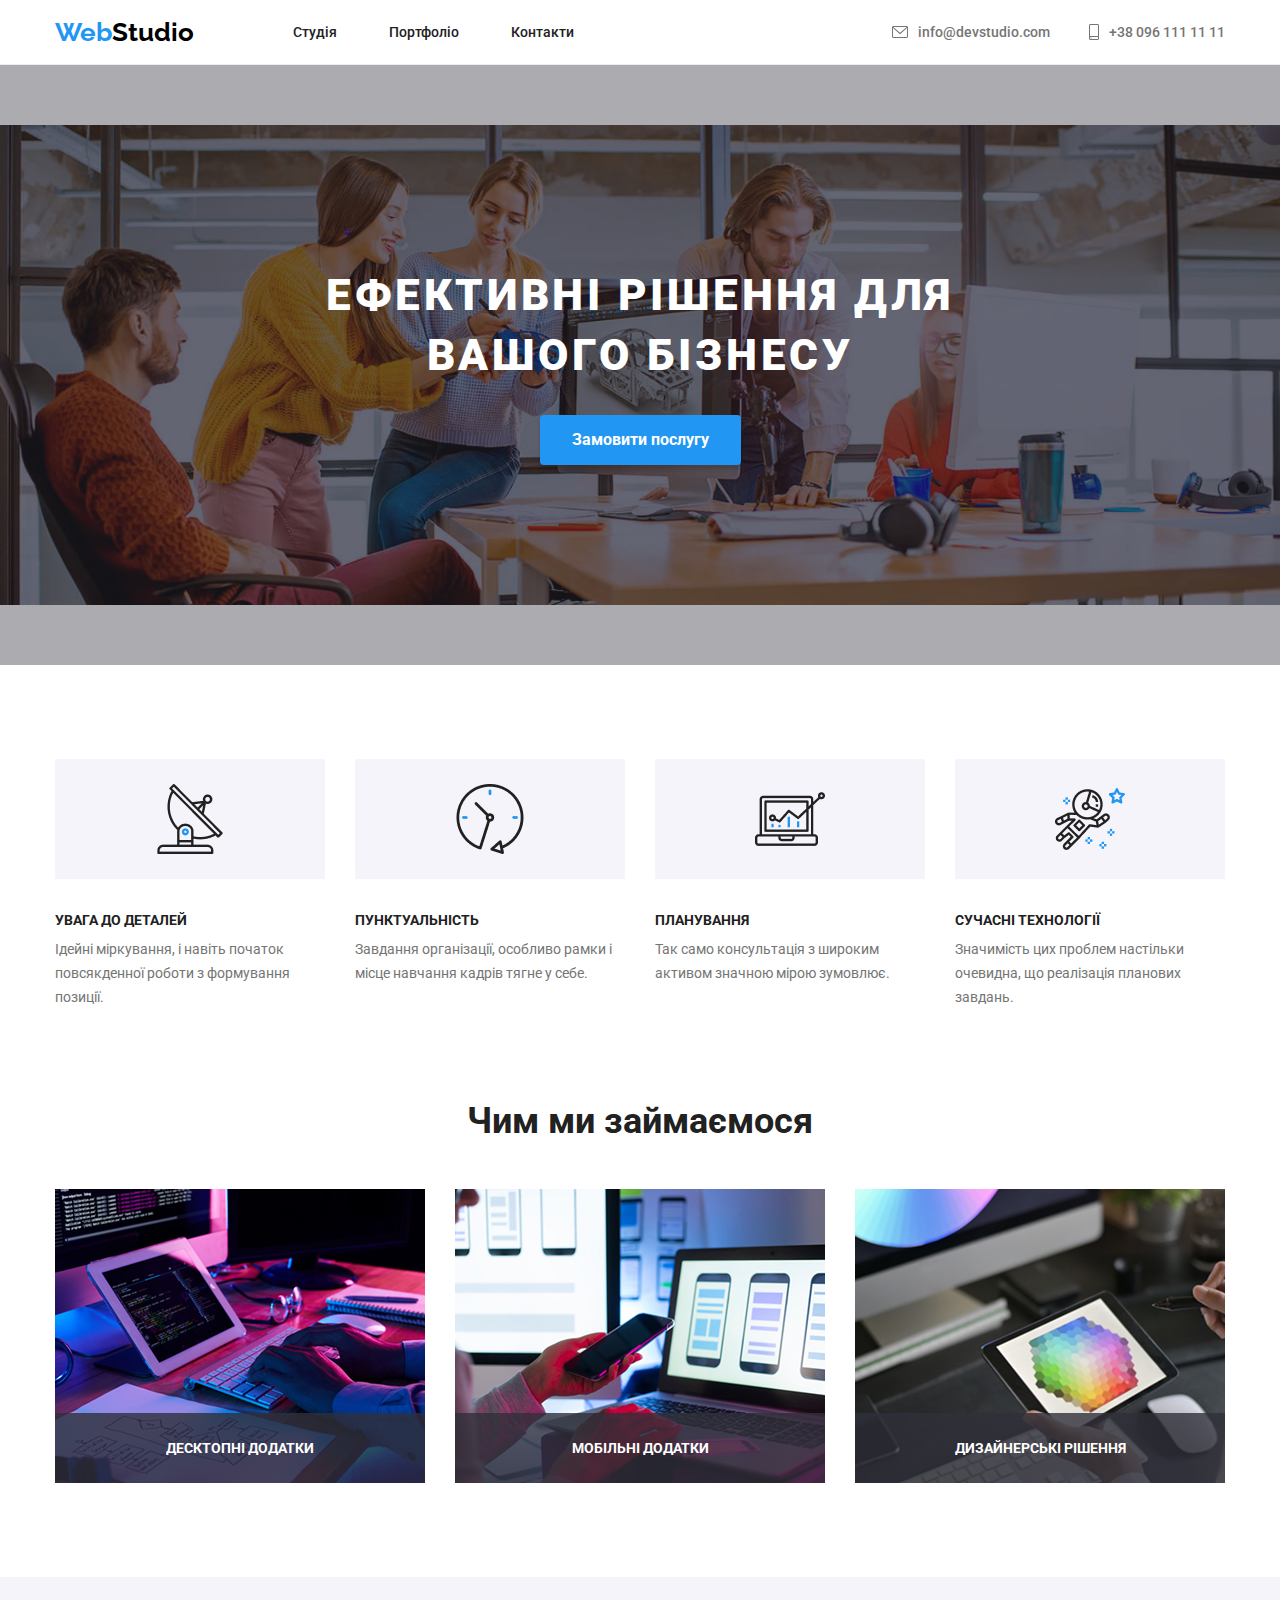
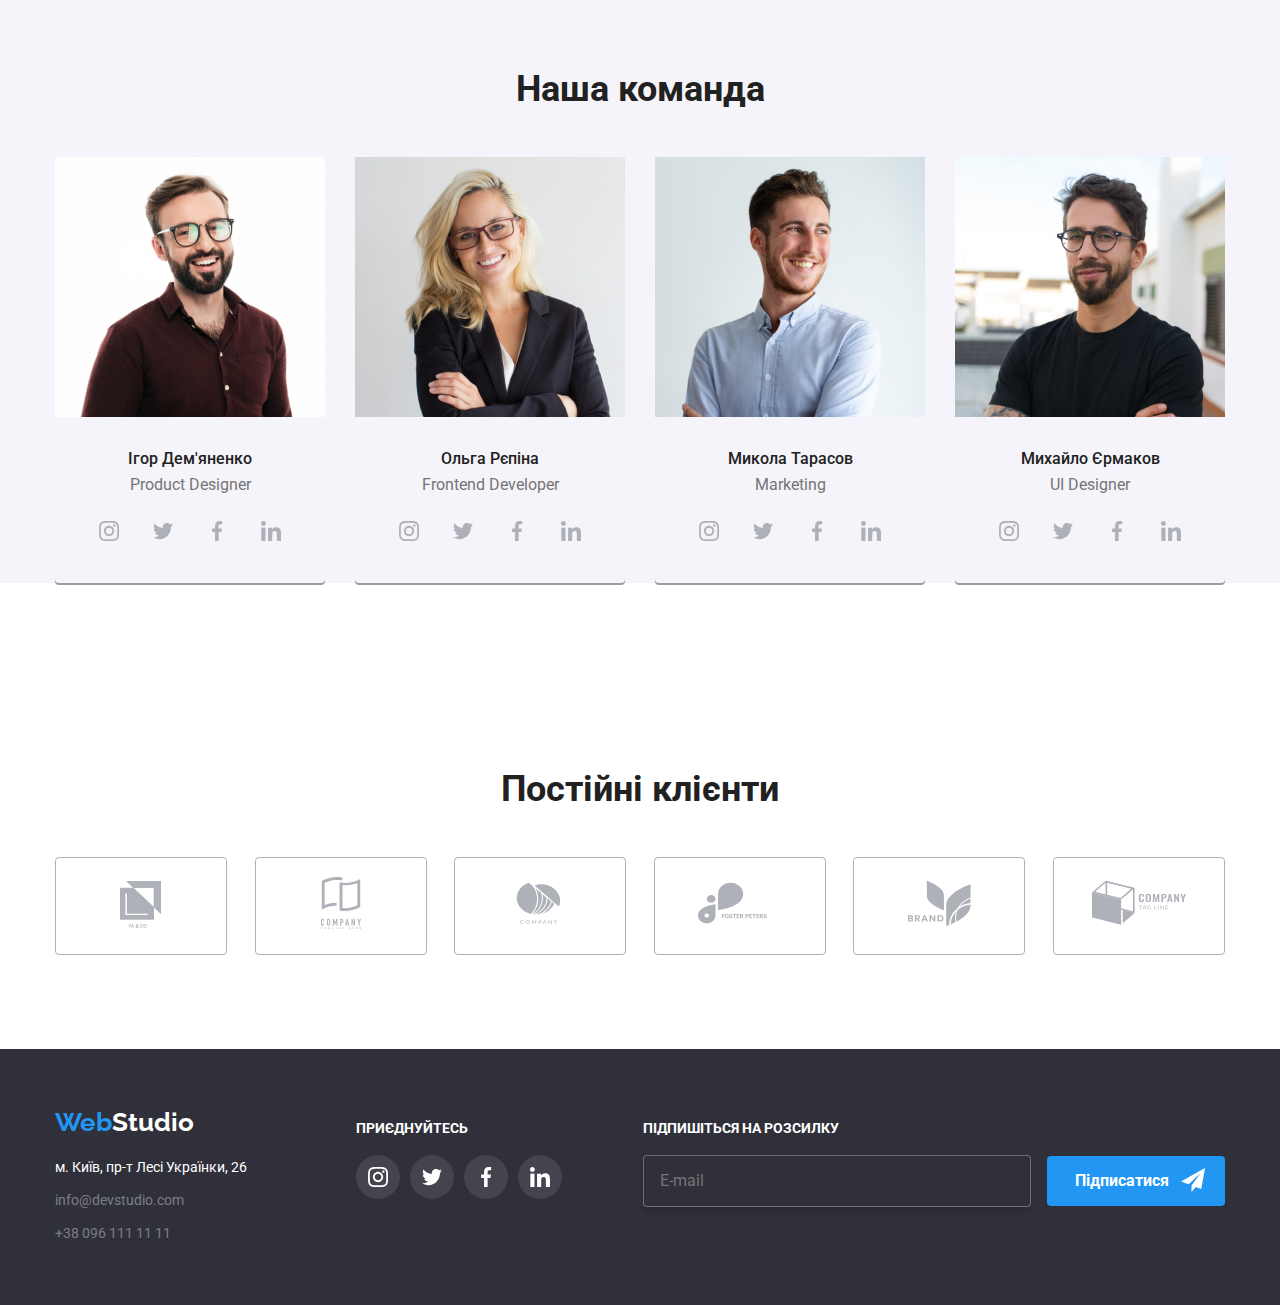
<file: index.html>
<!DOCTYPE html>
<html lang="en">
<head>
    <meta charset="UTF-8">
    <meta name="viewport" content="width=device-width, initial-scale=1.0">
    <title>WebStudio</title>
    <link rel="stylesheet" href="style.css">
</head>
<body>
    <header class="header">
        <div class="header_container">
            <div class="header_container_navigation">
                <h3 class="header_container_navigation--logo"><span>Web</span>Studio</h3>
                <nav class="header_container_navigation_nav">
                    <a href="index.html">Студія</a>
                    <a href="sec.html">Портфоліо</a>
                    <a href="#">Контакти</a>
                </nav>
            </div>
            <div class="header_container_pn">
                <a class="header_container_pn--link" href="#">
                    <svg class="link--svg" fill="#757575" width="16" height="12" viewBox="0 0 16 12" xmlns="http://www.w3.org/2000/svg">
                        <path d="M14.5 0H1.50001C0.672854 0 0 0.672853 0 1.50001V10.5C0 11.3271 0.672854 12 1.50001 12H14.5C15.3271 12 16 11.3271 16 10.5V1.50001C16 0.672853 15.3271 0 14.5 0ZM14.5 0.999994C14.5679 0.999994 14.6325 1.01409 14.6916 1.0387L8 6.83838L1.30833 1.0387C1.36742 1.01412 1.43204 0.999994 1.49998 0.999994H14.5ZM14.5 11H1.50001C1.22414 11 0.999996 10.7759 0.999996 10.5V2.09521L7.67236 7.87792C7.76661 7.95944 7.8833 7.99999 8 7.99999C8.1167 7.99999 8.23339 7.95948 8.32764 7.87792L15 2.09521V10.5C15 10.7759 14.7759 11 14.5 11Z"/>
                    </svg>
                    info@devstudio.com
                </a>
                <a class="header_container_pn--link" href="#">
                    <svg class="link--svg" fill="#757575" width="10" height="16" viewBox="0 0 10 16" xmlns="http://www.w3.org/2000/svg">
                        <path d="M8.5 0H1.5C0.672848 0 0 0.672848 0 1.5V14.5C0 15.3272 0.672848 16 1.5 16H8.5C9.32715 16 10 15.3272 10 14.5V1.5C10 0.672848 9.32715 0 8.5 0ZM1.5 1H8.5C8.77588 1 9 1.22412 9 1.5V12H1V1.5C1 1.22412 1.22412 1 1.5 1ZM8.5 15H1.5C1.22412 15 1 14.7759 1 14.5V13H9V14.5C9 14.7759 8.77588 15 8.5 15Z"/>
                        <path d="M2.35355 13.7389C2.54882 13.9213 2.54882 14.2169 2.35355 14.3992C2.15828 14.5816 1.84172 14.5816 1.64645 14.3992C1.45118 14.2169 1.45118 13.9213 1.64645 13.7389C1.84172 13.5566 2.15828 13.5566 2.35355 13.7389Z"/>
                    </svg>
                    +38 096 111 11 11
                </a>
            </div>
        </div>
    </header>
    <main>
        <section class="sol">
            <div class="bgclr">
                <div class="sol_container">
                    <h1 class="sol_container--title">
                        Ефективні рішення для 
                        вашого бізнесу
                    </h1>
                    <button class="sol_container--btn">
                        Замовити послугу
                    </button>
                </div>
            </div>
        </section>
        <section class="spec">
            <div class="spec_container">
                <div class="spec_container_card">
                    <img class="spec_container_card--img" src="imgs/antenna 1.png" alt="antena">
                    <h5 class="spec_container_card--title">УВАГА ДО ДЕТАЛЕЙ</h5>
                    <p class="spec_container_card--txt">Ідейні міркування, і навіть початок 
                        повсякденної роботи з формування 
                        позиції.</p>
                </div>
                <div class="spec_container_card">
                    <img class="spec_container_card--img" src="imgs/clock 1.png" alt="antena">
                    <h5 class="spec_container_card--title">ПУНКТУАЛЬНІСТЬ</h5>
                    <p class="spec_container_card--txt">Завдання організації, особливо рамки 
                        і місце навчання кадрів тягне у себе.</p>
                </div>
                <div class="spec_container_card">
                    <img class="spec_container_card--img" src="imgs/diagram 1.png" alt="antena">
                    <h5 class="spec_container_card--title">ПЛАНУВАННЯ</h5>
                    <p class="spec_container_card--txt">Так само консультація з широким 
                        активом значною мірою зумовлює.</p>
                </div>
                <div class="spec_container_card">
                    <img class="spec_container_card--img" src="imgs/astronaut 1.png" alt="antena">
                    <h5 class="spec_container_card--title">СУЧАСНІ ТЕХНОЛОГІЇ</h5>
                    <p class="spec_container_card--txt">Значимість цих проблем настільки 
                        очевидна, що реалізація планових 
                        завдань.</p>
                </div>
            </div>
        </section>

        <section class="wwd">
            <div class="wwd_container">
                <h2 class="wwd_container--title">Чим ми займаємося</h2>
                <div class="wwd_container_cards">
                    <div class="sup">
                        <img src="imgs/img1.png" alt="img1">
                        <div class="sup_abs">
                            <h4 class="sup_abs--title">Десктопні додатки</h4>
                        </div>
                    </div>
                    <div class="sup">
                        <img src="imgs/img2.png" alt="img2">
                        <div class="sup_abs">
                            <h4 class="sup_abs--title">Мобільні додатки</h4>
                        </div>
                    </div>
                    <div class="sup">
                        <img src="imgs/img3.png" alt="img3">
                        <div class="sup_abs">
                            <h4 class="sup_abs--title">Дизайнерські рішення</h4>
                        </div>
                    </div>
                </div>
            </div>
        </section>

        <section class="ourTeam">
            <h2 class="ourTeam--title">Наша команда</h2>
            <div class="ourTeam_container">
                <div class="ourTeam_container_card">
                    <img class="ourTeam_container_card--img" src="imgs/ourteam1.jpg" alt="Igor Demyanenko">
                    <h5 class="ourTeam_container_card--title">Ігор Дем'яненко</h5>
                    <p class="ourTeam_container_card--txt">Product Designer</p>
                    <div class="ourTeam_container_card_imgs">
                        <div class="ourTeam_container_card_imgs_svg">  
                            <svg width="20" height="20" viewBox="0 0 20 20" fill="#AFB1B8" xmlns="http://www.w3.org/2000/svg">
                                <g clip-path="url(#clip0_11_3147)">
                                <path d="M19.9804 5.88005C19.9336 4.81738 19.7617 4.0868 19.5156 3.45374C19.2616 2.78176 18.8709 2.18014 18.359 1.68002C17.8589 1.1721 17.2533 0.777435 16.5891 0.527447C15.9524 0.281274 15.2256 0.109427 14.163 0.0625732C13.0924 0.0117516 12.7525 0 10.0371 0C7.32173 0 6.98185 0.0117516 5.91521 0.0586052C4.85253 0.105459 4.12195 0.277459 3.48904 0.523479C2.81692 0.777435 2.2153 1.16814 1.71517 1.68002C1.20726 2.18014 0.812743 2.78573 0.562603 3.44992C0.31643 4.0868 0.144583 4.81341 0.0977294 5.87609C0.0469078 6.9467 0.0351562 7.28658 0.0351562 10.002C0.0351562 12.7173 0.0469078 13.0572 0.0937614 14.1239C0.140615 15.1865 0.312615 15.9171 0.558787 16.5502C0.812743 17.2221 1.20726 17.8238 1.71517 18.3239C2.2153 18.8318 2.82088 19.2265 3.48508 19.4765C4.12195 19.7226 4.84856 19.8945 5.91139 19.9413C6.97788 19.9883 7.31791 19.9999 10.0333 19.9999C12.7487 19.9999 13.0885 19.9883 14.1552 19.9413C15.2179 19.8945 15.9484 19.7226 16.5813 19.4765C17.9254 18.9568 18.9881 17.8941 19.5078 16.5502C19.7538 15.9133 19.9258 15.1865 19.9727 14.1239C20.0195 13.0572 20.0313 12.7173 20.0313 10.002C20.0313 7.28658 20.0273 6.9467 19.9804 5.88005ZM18.1794 14.0457C18.1364 15.0225 17.9723 15.5499 17.8356 15.9015C17.4995 16.7728 16.808 17.4643 15.9367 17.8004C15.5851 17.9372 15.0538 18.1012 14.0809 18.1441C13.026 18.1911 12.7096 18.2027 10.0411 18.2027C7.37255 18.2027 7.05221 18.1911 6.00113 18.1441C5.02438 18.1012 4.49693 17.9372 4.1453 17.8004C3.71171 17.6402 3.31704 17.3862 2.9967 17.0541C2.6646 16.7298 2.41065 16.3391 2.2504 15.9055C2.11365 15.5539 1.94959 15.0225 1.90671 14.0497C1.8597 12.9948 1.8481 12.6783 1.8481 10.0097C1.8481 7.34122 1.8597 7.02087 1.90671 5.96995C1.94959 4.99319 2.11365 4.46575 2.2504 4.11412C2.41065 3.68038 2.6646 3.28586 3.00067 2.96536C3.32483 2.63327 3.71553 2.37931 4.14927 2.21921C4.5009 2.08247 5.03231 1.9184 6.0051 1.87537C7.05999 1.82851 7.37652 1.81676 10.0449 1.81676C12.7174 1.81676 13.0337 1.82851 14.0848 1.87537C15.0616 1.9184 15.589 2.08247 15.9407 2.21921C16.3742 2.37931 16.7689 2.63327 17.0893 2.96536C17.4213 3.28967 17.6753 3.68038 17.8356 4.11412C17.9723 4.46575 18.1364 4.99701 18.1794 5.96995C18.2263 7.02484 18.238 7.34122 18.238 10.0097C18.238 12.6783 18.2263 12.9908 18.1794 14.0457Z"/>
                                <path d="M10.0371 4.8642C7.20074 4.8642 4.89941 7.16537 4.89941 10.0019C4.89941 12.8385 7.20074 15.1396 10.0371 15.1396C12.8737 15.1396 15.1749 12.8385 15.1749 10.0019C15.1749 7.16537 12.8737 4.8642 10.0371 4.8642ZM10.0371 13.3346C8.19702 13.3346 6.70442 11.8422 6.70442 10.0019C6.70442 8.16165 8.19702 6.66921 10.0371 6.66921C11.8774 6.66921 13.3698 8.16165 13.3698 10.0019C13.3698 11.8422 11.8774 13.3346 10.0371 13.3346Z"/>
                                <path d="M16.5775 4.6611C16.5775 5.32346 16.0404 5.86052 15.3779 5.86052C14.7155 5.86052 14.1785 5.32346 14.1785 4.6611C14.1785 3.99858 14.7155 3.46167 15.3779 3.46167C16.0404 3.46167 16.5775 3.99858 16.5775 4.6611Z"/>
                                </g>
                                <defs>
                                <clipPath id="clip0_11_3147">
                                <rect width="20" height="20" fill="white"/>
                                </clipPath>
                                </defs>
                            </svg>
                        </div>
                        <div class="ourTeam_container_card_imgs_svg">
                            <svg width="20" height="20" viewBox="0 0 20 20" fill="#AFB1B8" xmlns="http://www.w3.org/2000/svg">
                                <g clip-path="url(#clip0_11_3141)">
                                <path d="M20 3.79875C19.2563 4.125 18.4637 4.34125 17.6375 4.44625C18.4875 3.93875 19.1363 3.14125 19.4412 2.18C18.6488 2.6525 17.7738 2.98625 16.8412 3.1725C16.0887 2.37125 15.0162 1.875 13.8462 1.875C11.5763 1.875 9.74875 3.7175 9.74875 5.97625C9.74875 6.30125 9.77625 6.61375 9.84375 6.91125C6.435 6.745 3.41875 5.11125 1.3925 2.6225C1.03875 3.23625 0.83125 3.93875 0.83125 4.695C0.83125 6.115 1.5625 7.37375 2.6525 8.1025C1.99375 8.09 1.3475 7.89875 0.8 7.5975C0.8 7.61 0.8 7.62625 0.8 7.6425C0.8 9.635 2.22125 11.29 4.085 11.6712C3.75125 11.7625 3.3875 11.8062 3.01 11.8062C2.7475 11.8062 2.4825 11.7913 2.23375 11.7362C2.765 13.36 4.2725 14.5538 6.065 14.5925C4.67 15.6838 2.89875 16.3412 0.98125 16.3412C0.645 16.3412 0.3225 16.3263 0 16.285C1.81625 17.4563 3.96875 18.125 6.29 18.125C13.835 18.125 17.96 11.875 17.96 6.4575C17.96 6.27625 17.9538 6.10125 17.945 5.9275C18.7588 5.35 19.4425 4.62875 20 3.79875Z"/>
                                </g>
                                <defs>
                                <clipPath id="clip0_11_3141">
                                <rect width="20" height="20" fill="white"/>
                                </clipPath>
                                </defs>
                            </svg>
                        </div>
                        <div class="ourTeam_container_card_imgs_svg">
                            <svg width="20" height="20" viewBox="0 0 20 20" fill="#AFB1B8" xmlns="http://www.w3.org/2000/svg">
                                <g clip-path="url(#clip0_11_3137)">
                                <path d="M13.3309 3.32083H15.1567V0.140833C14.8417 0.0975 13.7584 0 12.4967 0C9.86422 0 8.06088 1.65583 8.06088 4.69917V7.5H5.15588V11.055H8.06088V20H11.6226V11.0558H14.4101L14.8526 7.50083H11.6217V5.05167C11.6226 4.02417 11.8992 3.32083 13.3309 3.32083Z"/>
                                </g>
                                <defs>
                                <clipPath id="clip0_11_3137">
                                <rect width="20" height="20" fill="white"/>
                                </clipPath>
                                </defs>
                            </svg>
                        </div>
                        <div class="ourTeam_container_card_imgs_svg">
                            <svg width="20" height="20" viewBox="0 0 20 20" fill="#AFB1B8" xmlns="http://www.w3.org/2000/svg">
                                <g clip-path="url(#clip0_11_3131)">
                                <path d="M19.9951 20V19.9992H20.0001V12.6642C20.0001 9.07587 19.2276 6.31171 15.0326 6.31171C13.0159 6.31171 11.6626 7.41837 11.1101 8.46754H11.0517V6.64671H7.07422V19.9992H11.2159V13.3875C11.2159 11.6467 11.5459 9.96337 13.7017 9.96337C15.8259 9.96337 15.8576 11.95 15.8576 13.4992V20H19.9951Z"/>
                                <path d="M0.329956 6.64746H4.47662V20H0.329956V6.64746Z"/>
                                <path d="M2.40167 0C1.07583 0 0 1.07583 0 2.40167C0 3.7275 1.07583 4.82583 2.40167 4.82583C3.7275 4.82583 4.80333 3.7275 4.80333 2.40167C4.8025 1.07583 3.72667 0 2.40167 0V0Z"/>
                                </g>
                                <defs>
                                <clipPath id="clip0_11_3131">
                                <rect width="20" height="20" fill="white"/>
                                </clipPath>
                                </defs>
                            </svg>
                        </div>
                    </div>
                </div>

                <div class="ourTeam_container_card">
                    <img class="ourTeam_container_card--img" src="imgs/olga.jpg" alt="Igor Demyanenko">
                    <h5 class="ourTeam_container_card--title">Ольга Рєпіна</h5>
                    <p class="ourTeam_container_card--txt">Frontend Developer</p>
                    <div class="ourTeam_container_card_imgs">
                        <div class="ourTeam_container_card_imgs_svg">
                            <svg width="20" height="20" viewBox="0 0 20 20" fill="#AFB1B8" xmlns="http://www.w3.org/2000/svg">
                                <g clip-path="url(#clip0_11_3147)">
                                <path d="M19.9804 5.88005C19.9336 4.81738 19.7617 4.0868 19.5156 3.45374C19.2616 2.78176 18.8709 2.18014 18.359 1.68002C17.8589 1.1721 17.2533 0.777435 16.5891 0.527447C15.9524 0.281274 15.2256 0.109427 14.163 0.0625732C13.0924 0.0117516 12.7525 0 10.0371 0C7.32173 0 6.98185 0.0117516 5.91521 0.0586052C4.85253 0.105459 4.12195 0.277459 3.48904 0.523479C2.81692 0.777435 2.2153 1.16814 1.71517 1.68002C1.20726 2.18014 0.812743 2.78573 0.562603 3.44992C0.31643 4.0868 0.144583 4.81341 0.0977294 5.87609C0.0469078 6.9467 0.0351562 7.28658 0.0351562 10.002C0.0351562 12.7173 0.0469078 13.0572 0.0937614 14.1239C0.140615 15.1865 0.312615 15.9171 0.558787 16.5502C0.812743 17.2221 1.20726 17.8238 1.71517 18.3239C2.2153 18.8318 2.82088 19.2265 3.48508 19.4765C4.12195 19.7226 4.84856 19.8945 5.91139 19.9413C6.97788 19.9883 7.31791 19.9999 10.0333 19.9999C12.7487 19.9999 13.0885 19.9883 14.1552 19.9413C15.2179 19.8945 15.9484 19.7226 16.5813 19.4765C17.9254 18.9568 18.9881 17.8941 19.5078 16.5502C19.7538 15.9133 19.9258 15.1865 19.9727 14.1239C20.0195 13.0572 20.0313 12.7173 20.0313 10.002C20.0313 7.28658 20.0273 6.9467 19.9804 5.88005ZM18.1794 14.0457C18.1364 15.0225 17.9723 15.5499 17.8356 15.9015C17.4995 16.7728 16.808 17.4643 15.9367 17.8004C15.5851 17.9372 15.0538 18.1012 14.0809 18.1441C13.026 18.1911 12.7096 18.2027 10.0411 18.2027C7.37255 18.2027 7.05221 18.1911 6.00113 18.1441C5.02438 18.1012 4.49693 17.9372 4.1453 17.8004C3.71171 17.6402 3.31704 17.3862 2.9967 17.0541C2.6646 16.7298 2.41065 16.3391 2.2504 15.9055C2.11365 15.5539 1.94959 15.0225 1.90671 14.0497C1.8597 12.9948 1.8481 12.6783 1.8481 10.0097C1.8481 7.34122 1.8597 7.02087 1.90671 5.96995C1.94959 4.99319 2.11365 4.46575 2.2504 4.11412C2.41065 3.68038 2.6646 3.28586 3.00067 2.96536C3.32483 2.63327 3.71553 2.37931 4.14927 2.21921C4.5009 2.08247 5.03231 1.9184 6.0051 1.87537C7.05999 1.82851 7.37652 1.81676 10.0449 1.81676C12.7174 1.81676 13.0337 1.82851 14.0848 1.87537C15.0616 1.9184 15.589 2.08247 15.9407 2.21921C16.3742 2.37931 16.7689 2.63327 17.0893 2.96536C17.4213 3.28967 17.6753 3.68038 17.8356 4.11412C17.9723 4.46575 18.1364 4.99701 18.1794 5.96995C18.2263 7.02484 18.238 7.34122 18.238 10.0097C18.238 12.6783 18.2263 12.9908 18.1794 14.0457Z"/>
                                <path d="M10.0371 4.8642C7.20074 4.8642 4.89941 7.16537 4.89941 10.0019C4.89941 12.8385 7.20074 15.1396 10.0371 15.1396C12.8737 15.1396 15.1749 12.8385 15.1749 10.0019C15.1749 7.16537 12.8737 4.8642 10.0371 4.8642ZM10.0371 13.3346C8.19702 13.3346 6.70442 11.8422 6.70442 10.0019C6.70442 8.16165 8.19702 6.66921 10.0371 6.66921C11.8774 6.66921 13.3698 8.16165 13.3698 10.0019C13.3698 11.8422 11.8774 13.3346 10.0371 13.3346Z"/>
                                <path d="M16.5775 4.6611C16.5775 5.32346 16.0404 5.86052 15.3779 5.86052C14.7155 5.86052 14.1785 5.32346 14.1785 4.6611C14.1785 3.99858 14.7155 3.46167 15.3779 3.46167C16.0404 3.46167 16.5775 3.99858 16.5775 4.6611Z"/>
                                </g>
                                <defs>
                                <clipPath id="clip0_11_3147">
                                <rect width="20" height="20" fill="white"/>
                                </clipPath>
                                </defs>
                            </svg>
                        </div>
                        <div class="ourTeam_container_card_imgs_svg">
                            <svg width="20" height="20" viewBox="0 0 20 20" fill="#AFB1B8" xmlns="http://www.w3.org/2000/svg">
                                <g clip-path="url(#clip0_11_3141)">
                                <path d="M20 3.79875C19.2563 4.125 18.4637 4.34125 17.6375 4.44625C18.4875 3.93875 19.1363 3.14125 19.4412 2.18C18.6488 2.6525 17.7738 2.98625 16.8412 3.1725C16.0887 2.37125 15.0162 1.875 13.8462 1.875C11.5763 1.875 9.74875 3.7175 9.74875 5.97625C9.74875 6.30125 9.77625 6.61375 9.84375 6.91125C6.435 6.745 3.41875 5.11125 1.3925 2.6225C1.03875 3.23625 0.83125 3.93875 0.83125 4.695C0.83125 6.115 1.5625 7.37375 2.6525 8.1025C1.99375 8.09 1.3475 7.89875 0.8 7.5975C0.8 7.61 0.8 7.62625 0.8 7.6425C0.8 9.635 2.22125 11.29 4.085 11.6712C3.75125 11.7625 3.3875 11.8062 3.01 11.8062C2.7475 11.8062 2.4825 11.7913 2.23375 11.7362C2.765 13.36 4.2725 14.5538 6.065 14.5925C4.67 15.6838 2.89875 16.3412 0.98125 16.3412C0.645 16.3412 0.3225 16.3263 0 16.285C1.81625 17.4563 3.96875 18.125 6.29 18.125C13.835 18.125 17.96 11.875 17.96 6.4575C17.96 6.27625 17.9538 6.10125 17.945 5.9275C18.7588 5.35 19.4425 4.62875 20 3.79875Z"/>
                                </g>
                                <defs>
                                <clipPath id="clip0_11_3141">
                                <rect width="20" height="20" fill="white"/>
                                </clipPath>
                                </defs>
                            </svg>
                        </div>
                        <div class="ourTeam_container_card_imgs_svg">
                            <svg width="20" height="20" viewBox="0 0 20 20" fill="#AFB1B8" xmlns="http://www.w3.org/2000/svg">
                                <g clip-path="url(#clip0_11_3137)">
                                <path d="M13.3309 3.32083H15.1567V0.140833C14.8417 0.0975 13.7584 0 12.4967 0C9.86422 0 8.06088 1.65583 8.06088 4.69917V7.5H5.15588V11.055H8.06088V20H11.6226V11.0558H14.4101L14.8526 7.50083H11.6217V5.05167C11.6226 4.02417 11.8992 3.32083 13.3309 3.32083Z"/>
                                </g>
                                <defs>
                                <clipPath id="clip0_11_3137">
                                <rect width="20" height="20" fill="white"/>
                                </clipPath>
                                </defs>
                            </svg>
                        </div>
                        <div class="ourTeam_container_card_imgs_svg">
                            <svg width="20" height="20" viewBox="0 0 20 20" fill="#AFB1B8" xmlns="http://www.w3.org/2000/svg">
                                <g clip-path="url(#clip0_11_3131)">
                                <path d="M19.9951 20V19.9992H20.0001V12.6642C20.0001 9.07587 19.2276 6.31171 15.0326 6.31171C13.0159 6.31171 11.6626 7.41837 11.1101 8.46754H11.0517V6.64671H7.07422V19.9992H11.2159V13.3875C11.2159 11.6467 11.5459 9.96337 13.7017 9.96337C15.8259 9.96337 15.8576 11.95 15.8576 13.4992V20H19.9951Z"/>
                                <path d="M0.329956 6.64746H4.47662V20H0.329956V6.64746Z"/>
                                <path d="M2.40167 0C1.07583 0 0 1.07583 0 2.40167C0 3.7275 1.07583 4.82583 2.40167 4.82583C3.7275 4.82583 4.80333 3.7275 4.80333 2.40167C4.8025 1.07583 3.72667 0 2.40167 0V0Z"/>
                                </g>
                                <defs>
                                <clipPath id="clip0_11_3131">
                                <rect width="20" height="20" fill="white"/>
                                </clipPath>
                                </defs>
                            </svg>
                        </div>
                    </div>
                </div>

                <div class="ourTeam_container_card">
                    <img class="ourTeam_container_card--img" src="imgs/mikola.jpg" alt="Igor Demyanenko">
                    <h5 class="ourTeam_container_card--title">Микола Тарасов</h5>
                    <p class="ourTeam_container_card--txt">Marketing</p>
                    <div class="ourTeam_container_card_imgs">
                        <div class="ourTeam_container_card_imgs_svg">
                            <svg width="20" height="20" viewBox="0 0 20 20" fill="#AFB1B8" xmlns="http://www.w3.org/2000/svg">
                                <g clip-path="url(#clip0_11_3147)">
                                <path d="M19.9804 5.88005C19.9336 4.81738 19.7617 4.0868 19.5156 3.45374C19.2616 2.78176 18.8709 2.18014 18.359 1.68002C17.8589 1.1721 17.2533 0.777435 16.5891 0.527447C15.9524 0.281274 15.2256 0.109427 14.163 0.0625732C13.0924 0.0117516 12.7525 0 10.0371 0C7.32173 0 6.98185 0.0117516 5.91521 0.0586052C4.85253 0.105459 4.12195 0.277459 3.48904 0.523479C2.81692 0.777435 2.2153 1.16814 1.71517 1.68002C1.20726 2.18014 0.812743 2.78573 0.562603 3.44992C0.31643 4.0868 0.144583 4.81341 0.0977294 5.87609C0.0469078 6.9467 0.0351562 7.28658 0.0351562 10.002C0.0351562 12.7173 0.0469078 13.0572 0.0937614 14.1239C0.140615 15.1865 0.312615 15.9171 0.558787 16.5502C0.812743 17.2221 1.20726 17.8238 1.71517 18.3239C2.2153 18.8318 2.82088 19.2265 3.48508 19.4765C4.12195 19.7226 4.84856 19.8945 5.91139 19.9413C6.97788 19.9883 7.31791 19.9999 10.0333 19.9999C12.7487 19.9999 13.0885 19.9883 14.1552 19.9413C15.2179 19.8945 15.9484 19.7226 16.5813 19.4765C17.9254 18.9568 18.9881 17.8941 19.5078 16.5502C19.7538 15.9133 19.9258 15.1865 19.9727 14.1239C20.0195 13.0572 20.0313 12.7173 20.0313 10.002C20.0313 7.28658 20.0273 6.9467 19.9804 5.88005ZM18.1794 14.0457C18.1364 15.0225 17.9723 15.5499 17.8356 15.9015C17.4995 16.7728 16.808 17.4643 15.9367 17.8004C15.5851 17.9372 15.0538 18.1012 14.0809 18.1441C13.026 18.1911 12.7096 18.2027 10.0411 18.2027C7.37255 18.2027 7.05221 18.1911 6.00113 18.1441C5.02438 18.1012 4.49693 17.9372 4.1453 17.8004C3.71171 17.6402 3.31704 17.3862 2.9967 17.0541C2.6646 16.7298 2.41065 16.3391 2.2504 15.9055C2.11365 15.5539 1.94959 15.0225 1.90671 14.0497C1.8597 12.9948 1.8481 12.6783 1.8481 10.0097C1.8481 7.34122 1.8597 7.02087 1.90671 5.96995C1.94959 4.99319 2.11365 4.46575 2.2504 4.11412C2.41065 3.68038 2.6646 3.28586 3.00067 2.96536C3.32483 2.63327 3.71553 2.37931 4.14927 2.21921C4.5009 2.08247 5.03231 1.9184 6.0051 1.87537C7.05999 1.82851 7.37652 1.81676 10.0449 1.81676C12.7174 1.81676 13.0337 1.82851 14.0848 1.87537C15.0616 1.9184 15.589 2.08247 15.9407 2.21921C16.3742 2.37931 16.7689 2.63327 17.0893 2.96536C17.4213 3.28967 17.6753 3.68038 17.8356 4.11412C17.9723 4.46575 18.1364 4.99701 18.1794 5.96995C18.2263 7.02484 18.238 7.34122 18.238 10.0097C18.238 12.6783 18.2263 12.9908 18.1794 14.0457Z"/>
                                <path d="M10.0371 4.8642C7.20074 4.8642 4.89941 7.16537 4.89941 10.0019C4.89941 12.8385 7.20074 15.1396 10.0371 15.1396C12.8737 15.1396 15.1749 12.8385 15.1749 10.0019C15.1749 7.16537 12.8737 4.8642 10.0371 4.8642ZM10.0371 13.3346C8.19702 13.3346 6.70442 11.8422 6.70442 10.0019C6.70442 8.16165 8.19702 6.66921 10.0371 6.66921C11.8774 6.66921 13.3698 8.16165 13.3698 10.0019C13.3698 11.8422 11.8774 13.3346 10.0371 13.3346Z"/>
                                <path d="M16.5775 4.6611C16.5775 5.32346 16.0404 5.86052 15.3779 5.86052C14.7155 5.86052 14.1785 5.32346 14.1785 4.6611C14.1785 3.99858 14.7155 3.46167 15.3779 3.46167C16.0404 3.46167 16.5775 3.99858 16.5775 4.6611Z"/>
                                </g>
                                <defs>
                                <clipPath id="clip0_11_3147">
                                <rect width="20" height="20" fill="white"/>
                                </clipPath>
                                </defs>
                            </svg>
                        </div>
                        <div class="ourTeam_container_card_imgs_svg">
                            <svg width="20" height="20" viewBox="0 0 20 20" fill="none" xmlns="http://www.w3.org/2000/svg">
                                <g clip-path="url(#clip0_11_3141)">
                                <path d="M20 3.79875C19.2563 4.125 18.4637 4.34125 17.6375 4.44625C18.4875 3.93875 19.1363 3.14125 19.4412 2.18C18.6488 2.6525 17.7738 2.98625 16.8412 3.1725C16.0887 2.37125 15.0162 1.875 13.8462 1.875C11.5763 1.875 9.74875 3.7175 9.74875 5.97625C9.74875 6.30125 9.77625 6.61375 9.84375 6.91125C6.435 6.745 3.41875 5.11125 1.3925 2.6225C1.03875 3.23625 0.83125 3.93875 0.83125 4.695C0.83125 6.115 1.5625 7.37375 2.6525 8.1025C1.99375 8.09 1.3475 7.89875 0.8 7.5975C0.8 7.61 0.8 7.62625 0.8 7.6425C0.8 9.635 2.22125 11.29 4.085 11.6712C3.75125 11.7625 3.3875 11.8062 3.01 11.8062C2.7475 11.8062 2.4825 11.7913 2.23375 11.7362C2.765 13.36 4.2725 14.5538 6.065 14.5925C4.67 15.6838 2.89875 16.3412 0.98125 16.3412C0.645 16.3412 0.3225 16.3263 0 16.285C1.81625 17.4563 3.96875 18.125 6.29 18.125C13.835 18.125 17.96 11.875 17.96 6.4575C17.96 6.27625 17.9538 6.10125 17.945 5.9275C18.7588 5.35 19.4425 4.62875 20 3.79875Z" fill="#AFB1B8"/>
                                </g>
                                <defs>
                                <clipPath id="clip0_11_3141">
                                <rect width="20" height="20" fill="white"/>
                                </clipPath>
                                </defs>
                            </svg>
                        </div>
                        <div class="ourTeam_container_card_imgs_svg">
                            <svg width="20" height="20" viewBox="0 0 20 20" fill="none" xmlns="http://www.w3.org/2000/svg">
                                <g clip-path="url(#clip0_11_3137)">
                                <path d="M13.3309 3.32083H15.1567V0.140833C14.8417 0.0975 13.7584 0 12.4967 0C9.86422 0 8.06088 1.65583 8.06088 4.69917V7.5H5.15588V11.055H8.06088V20H11.6226V11.0558H14.4101L14.8526 7.50083H11.6217V5.05167C11.6226 4.02417 11.8992 3.32083 13.3309 3.32083Z" fill="#AFB1B8"/>
                                </g>
                                <defs>
                                <clipPath id="clip0_11_3137">
                                <rect width="20" height="20" fill="white"/>
                                </clipPath>
                                </defs>
                            </svg>
                        </div>
                        <div class="ourTeam_container_card_imgs_svg">
                            <svg width="20" height="20" viewBox="0 0 20 20" fill="none" xmlns="http://www.w3.org/2000/svg">
                                <g clip-path="url(#clip0_11_3131)">
                                <path d="M19.9951 20V19.9992H20.0001V12.6642C20.0001 9.07587 19.2276 6.31171 15.0326 6.31171C13.0159 6.31171 11.6626 7.41837 11.1101 8.46754H11.0517V6.64671H7.07422V19.9992H11.2159V13.3875C11.2159 11.6467 11.5459 9.96337 13.7017 9.96337C15.8259 9.96337 15.8576 11.95 15.8576 13.4992V20H19.9951Z" fill="#AFB1B8"/>
                                <path d="M0.329956 6.64746H4.47662V20H0.329956V6.64746Z"/>
                                <path d="M2.40167 0C1.07583 0 0 1.07583 0 2.40167C0 3.7275 1.07583 4.82583 2.40167 4.82583C3.7275 4.82583 4.80333 3.7275 4.80333 2.40167C4.8025 1.07583 3.72667 0 2.40167 0V0Z" fill="#AFB1B8"/>
                                </g>
                                <defs>
                                <clipPath id="clip0_11_3131">
                                <rect width="20" height="20" fill="white"/>
                                </clipPath>
                                </defs>
                            </svg>
                        </div>
                    </div>
                </div>

                <div class="ourTeam_container_card">
                    <img class="ourTeam_container_card--img" src="imgs/mihael.jpg" alt="Igor Demyanenko">
                    <h5 class="ourTeam_container_card--title">Михайло Єрмаков</h5>
                    <p class="ourTeam_container_card--txt">UI Designer</p>
                    <div class="ourTeam_container_card_imgs">
                        <div class="ourTeam_container_card_imgs_svg">
                            <svg width="20" height="20" viewBox="0 0 20 20" fill="none" xmlns="http://www.w3.org/2000/svg">
                                <g clip-path="url(#clip0_11_3147)">
                                <path d="M19.9804 5.88005C19.9336 4.81738 19.7617 4.0868 19.5156 3.45374C19.2616 2.78176 18.8709 2.18014 18.359 1.68002C17.8589 1.1721 17.2533 0.777435 16.5891 0.527447C15.9524 0.281274 15.2256 0.109427 14.163 0.0625732C13.0924 0.0117516 12.7525 0 10.0371 0C7.32173 0 6.98185 0.0117516 5.91521 0.0586052C4.85253 0.105459 4.12195 0.277459 3.48904 0.523479C2.81692 0.777435 2.2153 1.16814 1.71517 1.68002C1.20726 2.18014 0.812743 2.78573 0.562603 3.44992C0.31643 4.0868 0.144583 4.81341 0.0977294 5.87609C0.0469078 6.9467 0.0351562 7.28658 0.0351562 10.002C0.0351562 12.7173 0.0469078 13.0572 0.0937614 14.1239C0.140615 15.1865 0.312615 15.9171 0.558787 16.5502C0.812743 17.2221 1.20726 17.8238 1.71517 18.3239C2.2153 18.8318 2.82088 19.2265 3.48508 19.4765C4.12195 19.7226 4.84856 19.8945 5.91139 19.9413C6.97788 19.9883 7.31791 19.9999 10.0333 19.9999C12.7487 19.9999 13.0885 19.9883 14.1552 19.9413C15.2179 19.8945 15.9484 19.7226 16.5813 19.4765C17.9254 18.9568 18.9881 17.8941 19.5078 16.5502C19.7538 15.9133 19.9258 15.1865 19.9727 14.1239C20.0195 13.0572 20.0313 12.7173 20.0313 10.002C20.0313 7.28658 20.0273 6.9467 19.9804 5.88005ZM18.1794 14.0457C18.1364 15.0225 17.9723 15.5499 17.8356 15.9015C17.4995 16.7728 16.808 17.4643 15.9367 17.8004C15.5851 17.9372 15.0538 18.1012 14.0809 18.1441C13.026 18.1911 12.7096 18.2027 10.0411 18.2027C7.37255 18.2027 7.05221 18.1911 6.00113 18.1441C5.02438 18.1012 4.49693 17.9372 4.1453 17.8004C3.71171 17.6402 3.31704 17.3862 2.9967 17.0541C2.6646 16.7298 2.41065 16.3391 2.2504 15.9055C2.11365 15.5539 1.94959 15.0225 1.90671 14.0497C1.8597 12.9948 1.8481 12.6783 1.8481 10.0097C1.8481 7.34122 1.8597 7.02087 1.90671 5.96995C1.94959 4.99319 2.11365 4.46575 2.2504 4.11412C2.41065 3.68038 2.6646 3.28586 3.00067 2.96536C3.32483 2.63327 3.71553 2.37931 4.14927 2.21921C4.5009 2.08247 5.03231 1.9184 6.0051 1.87537C7.05999 1.82851 7.37652 1.81676 10.0449 1.81676C12.7174 1.81676 13.0337 1.82851 14.0848 1.87537C15.0616 1.9184 15.589 2.08247 15.9407 2.21921C16.3742 2.37931 16.7689 2.63327 17.0893 2.96536C17.4213 3.28967 17.6753 3.68038 17.8356 4.11412C17.9723 4.46575 18.1364 4.99701 18.1794 5.96995C18.2263 7.02484 18.238 7.34122 18.238 10.0097C18.238 12.6783 18.2263 12.9908 18.1794 14.0457Z" fill="#AFB1B8"/>
                                <path d="M10.0371 4.8642C7.20074 4.8642 4.89941 7.16537 4.89941 10.0019C4.89941 12.8385 7.20074 15.1396 10.0371 15.1396C12.8737 15.1396 15.1749 12.8385 15.1749 10.0019C15.1749 7.16537 12.8737 4.8642 10.0371 4.8642ZM10.0371 13.3346C8.19702 13.3346 6.70442 11.8422 6.70442 10.0019C6.70442 8.16165 8.19702 6.66921 10.0371 6.66921C11.8774 6.66921 13.3698 8.16165 13.3698 10.0019C13.3698 11.8422 11.8774 13.3346 10.0371 13.3346Z" fill="#AFB1B8"/>
                                <path d="M16.5775 4.6611C16.5775 5.32346 16.0404 5.86052 15.3779 5.86052C14.7155 5.86052 14.1785 5.32346 14.1785 4.6611C14.1785 3.99858 14.7155 3.46167 15.3779 3.46167C16.0404 3.46167 16.5775 3.99858 16.5775 4.6611Z" fill="#AFB1B8"/>
                                </g>
                                <defs>
                                <clipPath id="clip0_11_3147">
                                <rect width="20" height="20" fill="white"/>
                                </clipPath>
                                </defs>
                            </svg>
                        </div>
                        <div class="ourTeam_container_card_imgs_svg">
                            <svg width="20" height="20" viewBox="0 0 20 20" fill="none" xmlns="http://www.w3.org/2000/svg">
                                <g clip-path="url(#clip0_11_3141)">
                                <path d="M20 3.79875C19.2563 4.125 18.4637 4.34125 17.6375 4.44625C18.4875 3.93875 19.1363 3.14125 19.4412 2.18C18.6488 2.6525 17.7738 2.98625 16.8412 3.1725C16.0887 2.37125 15.0162 1.875 13.8462 1.875C11.5763 1.875 9.74875 3.7175 9.74875 5.97625C9.74875 6.30125 9.77625 6.61375 9.84375 6.91125C6.435 6.745 3.41875 5.11125 1.3925 2.6225C1.03875 3.23625 0.83125 3.93875 0.83125 4.695C0.83125 6.115 1.5625 7.37375 2.6525 8.1025C1.99375 8.09 1.3475 7.89875 0.8 7.5975C0.8 7.61 0.8 7.62625 0.8 7.6425C0.8 9.635 2.22125 11.29 4.085 11.6712C3.75125 11.7625 3.3875 11.8062 3.01 11.8062C2.7475 11.8062 2.4825 11.7913 2.23375 11.7362C2.765 13.36 4.2725 14.5538 6.065 14.5925C4.67 15.6838 2.89875 16.3412 0.98125 16.3412C0.645 16.3412 0.3225 16.3263 0 16.285C1.81625 17.4563 3.96875 18.125 6.29 18.125C13.835 18.125 17.96 11.875 17.96 6.4575C17.96 6.27625 17.9538 6.10125 17.945 5.9275C18.7588 5.35 19.4425 4.62875 20 3.79875Z" fill="#AFB1B8"/>
                                </g>
                                <defs>
                                <clipPath id="clip0_11_3141">
                                <rect width="20" height="20" fill="white"/>
                                </clipPath>
                                </defs>
                            </svg>
                        </div>
                        <div class="ourTeam_container_card_imgs_svg">
                            <svg width="20" height="20" viewBox="0 0 20 20" fill="none" xmlns="http://www.w3.org/2000/svg">
                                <g clip-path="url(#clip0_11_3137)">
                                <path d="M13.3309 3.32083H15.1567V0.140833C14.8417 0.0975 13.7584 0 12.4967 0C9.86422 0 8.06088 1.65583 8.06088 4.69917V7.5H5.15588V11.055H8.06088V20H11.6226V11.0558H14.4101L14.8526 7.50083H11.6217V5.05167C11.6226 4.02417 11.8992 3.32083 13.3309 3.32083Z" fill="#AFB1B8"/>
                                </g>
                                <defs>
                                <clipPath id="clip0_11_3137">
                                <rect width="20" height="20" fill="white"/>
                                </clipPath>
                                </defs>
                            </svg>
                        </div>
                        <div class="ourTeam_container_card_imgs_svg">
                            <svg width="20" height="20" viewBox="0 0 20 20" fill="none" xmlns="http://www.w3.org/2000/svg">
                                <g clip-path="url(#clip0_11_3131)">
                                <path d="M19.9951 20V19.9992H20.0001V12.6642C20.0001 9.07587 19.2276 6.31171 15.0326 6.31171C13.0159 6.31171 11.6626 7.41837 11.1101 8.46754H11.0517V6.64671H7.07422V19.9992H11.2159V13.3875C11.2159 11.6467 11.5459 9.96337 13.7017 9.96337C15.8259 9.96337 15.8576 11.95 15.8576 13.4992V20H19.9951Z" fill="#AFB1B8"/>
                                <path d="M0.329956 6.64746H4.47662V20H0.329956V6.64746Z" fill="#AFB1B8"/>
                                <path d="M2.40167 0C1.07583 0 0 1.07583 0 2.40167C0 3.7275 1.07583 4.82583 2.40167 4.82583C3.7275 4.82583 4.80333 3.7275 4.80333 2.40167C4.8025 1.07583 3.72667 0 2.40167 0V0Z" fill="#AFB1B8"/>
                                </g>
                                <defs>
                                <clipPath id="clip0_11_3131">
                                <rect width="20" height="20" fill="white"/>
                                </clipPath>
                                </defs>
                            </svg>
                        </div>
                    </div>
                </div>
            </div>
        </section>
        <section class="clients">
            <h2 class="clients--title">Постійні клієнти</h2>
            <div class="clients_container">
                <div class="clients_container_card">
                    <svg width="106" height="60" viewBox="0 0 106 60" fill="#AFB1B8" xmlns="http://www.w3.org/2000/svg">
                        <path fill-rule="evenodd" clip-rule="evenodd" d="M38 7L45.0078 13.6341L32 13.6265V45.8137H66V33.507L73 40.1338V7H38ZM65.6924 32.7283L45.8226 13.918H65.6924V32.7283ZM59.5231 41.1055H37.3801V19.4579H38.9453V39.6397H59.5231V41.1055ZM42.6089 50.0991L41.791 51.7837L40.9731 50.0991H40.2871L41.481 52.3452V53.6538H42.1011V52.3452L43.2925 50.0991H42.6089ZM43.6367 53.6538L43.9248 52.8262H45.3018L45.5923 53.6538H46.2368L44.8916 50.0991H44.3374L42.9946 53.6538H43.6367ZM44.6133 50.8535L45.1284 52.3281H44.0981L44.6133 50.8535ZM47.8701 52.2427C47.7806 52.3794 47.7358 52.5299 47.7358 52.6943C47.7358 52.9938 47.8408 53.2371 48.0508 53.4243C48.2624 53.6099 48.5439 53.7026 48.8955 53.7026C49.2471 53.7026 49.5498 53.6074 49.8037 53.417L50.0039 53.6538H50.6924L50.1699 53.0361C50.375 52.7562 50.4775 52.3973 50.4775 51.9595H49.9624C49.9624 52.1987 49.9128 52.416 49.8135 52.6113L49.1274 51.8008L49.3691 51.625C49.54 51.5013 49.6629 51.3776 49.7378 51.2539C49.8127 51.1286 49.8501 50.9919 49.8501 50.8438C49.8501 50.6191 49.7671 50.4312 49.6011 50.2798C49.4367 50.1268 49.2251 50.0503 48.9663 50.0503C48.6798 50.0503 48.452 50.1317 48.2827 50.2944C48.1134 50.4556 48.0288 50.6753 48.0288 50.9536C48.0288 51.0675 48.0557 51.1855 48.1094 51.3076C48.1647 51.4297 48.2616 51.5778 48.3999 51.752C48.1362 51.9408 47.9596 52.1043 47.8701 52.2427ZM49.4741 53.0288C49.3 53.1623 49.1128 53.229 48.9126 53.229C48.7352 53.229 48.5936 53.1777 48.4878 53.0752C48.382 52.9727 48.3291 52.8392 48.3291 52.6748C48.3291 52.4844 48.4268 52.3151 48.6221 52.167L48.6978 52.1133L49.4741 53.0288ZM48.8369 51.4541C48.6693 51.2474 48.5854 51.0757 48.5854 50.939C48.5854 50.8201 48.6196 50.7217 48.688 50.6436C48.7563 50.5654 48.8483 50.5264 48.9639 50.5264C49.0713 50.5264 49.16 50.5597 49.23 50.6265C49.3 50.6916 49.335 50.7705 49.335 50.8633C49.335 51.0033 49.2845 51.118 49.1836 51.2075L49.1079 51.2686L48.8369 51.4541ZM54.623 53.3853C54.8672 53.172 55.0072 52.8758 55.043 52.4966H54.4277C54.3952 52.7505 54.3179 52.932 54.1958 53.041C54.0737 53.1501 53.8914 53.2046 53.6489 53.2046C53.3836 53.2046 53.1818 53.1037 53.0435 52.9019C52.9067 52.7 52.8384 52.4071 52.8384 52.0229V51.708C52.8416 51.3288 52.9149 51.0415 53.0581 50.8462C53.203 50.6493 53.4097 50.5508 53.6782 50.5508C53.9093 50.5508 54.0843 50.6077 54.2031 50.7217C54.3236 50.834 54.3984 51.0179 54.4277 51.2734H55.043C55.0039 50.8844 54.8647 50.5833 54.6255 50.3701C54.3862 50.1569 54.0705 50.0503 53.6782 50.0503C53.3869 50.0503 53.1297 50.1195 52.9067 50.2578C52.6854 50.3962 52.5153 50.5931 52.3965 50.8486C52.2777 51.1042 52.2183 51.3996 52.2183 51.7349V52.0669C52.2231 52.394 52.2842 52.6813 52.4014 52.9287C52.5186 53.1761 52.6846 53.3674 52.8994 53.5024C53.1159 53.6359 53.3657 53.7026 53.6489 53.7026C54.0542 53.7026 54.3789 53.5968 54.623 53.3853ZM58.2534 52.8872C58.3739 52.6235 58.4341 52.3175 58.4341 51.9692V51.7715C58.4325 51.4248 58.3706 51.1213 58.2485 50.8608C58.1265 50.5988 57.9531 50.3986 57.7285 50.2603C57.5055 50.1203 57.2492 50.0503 56.9595 50.0503C56.6698 50.0503 56.4126 50.1211 56.188 50.2627C55.965 50.4027 55.7917 50.6053 55.668 50.8706C55.5459 51.1359 55.4849 51.4419 55.4849 51.7886V51.9888C55.4865 52.3289 55.5483 52.6292 55.6704 52.8896C55.7941 53.1501 55.9683 53.3511 56.1929 53.4927C56.4191 53.6326 56.6763 53.7026 56.9644 53.7026C57.2557 53.7026 57.5129 53.6326 57.7358 53.4927C57.9604 53.3511 58.133 53.1493 58.2534 52.8872ZM57.5918 50.8779C57.7415 51.0879 57.8164 51.3898 57.8164 51.7837V51.9692C57.8164 52.3696 57.7423 52.674 57.5942 52.8823C57.4478 53.0907 57.2378 53.1948 56.9644 53.1948C56.6942 53.1948 56.4826 53.0882 56.3296 52.875C56.1782 52.6618 56.1025 52.3599 56.1025 51.9692V51.7642C56.1058 51.3817 56.1823 51.0863 56.332 50.8779C56.4834 50.668 56.6925 50.563 56.9595 50.563C57.2329 50.563 57.4437 50.668 57.5918 50.8779Z"/>
                    </svg>
                </div>
                <div class="clients_container_card">
                    <svg width="106" height="60" viewBox="0 0 106 60" fill="none" xmlns="http://www.w3.org/2000/svg">
                        <path fill-rule="evenodd" clip-rule="evenodd" d="M50.1136 5.93452H49.977C49.7671 5.92181 49.5571 5.91672 49.3471 5.91163H49.3471H49.3269H48.8918C48.4946 5.91163 48.0898 5.92181 47.6876 5.94215C47.6573 5.93994 47.6269 5.93994 47.5966 5.94215C43.9522 6.14863 40.3817 7.05951 37.0805 8.62492L36.6479 8.83344V30.9746L37.6598 30.6313C38.5477 30.3261 39.4938 30.0515 40.4728 29.7972C43.1193 29.1178 45.8367 28.7567 48.568 28.7216V31.6306C48.2062 31.6332 47.8546 31.6434 47.503 31.6612H47.4195C45.3175 31.7765 43.2317 32.0967 41.1913 32.6173C38.6072 33.2643 36.1143 34.2357 33.7716 35.5086V7.11189C36.2047 5.69275 38.8253 4.62687 41.5556 3.94596C43.9527 3.32705 46.4169 3.00931 48.8918 3H49.3193C49.8303 3.01271 50.3287 3.0356 50.7967 3.0712C52.0297 3.15778 53.2528 3.35263 54.4521 3.65353V6.51685C53.2874 6.24551 52.1032 6.06695 50.9105 5.98284C50.8863 5.98079 50.8621 5.97872 50.8379 5.97666C50.5911 5.95561 50.344 5.93452 50.1136 5.93452ZM55.1528 8.86138C55.7877 8.9097 56.4455 8.93259 57.1108 8.93259C59.7125 8.92307 62.3031 8.59083 64.8239 7.94339C67.4068 7.29396 69.8986 6.32178 72.2411 5.04956V32.9402C69.8067 34.3585 67.1853 35.4243 64.4546 36.1061C62.0571 36.7227 59.5931 37.0395 57.1184 37.0496C55.2433 37.0647 53.3737 36.8443 51.553 36.3935V8.32229C51.983 8.42146 52.4257 8.51301 52.876 8.58929C53.6147 8.7139 54.3939 8.80544 55.1528 8.86138ZM69.3471 9.07753L68.3352 9.41828C67.4042 9.73106 66.4657 10.0108 65.5221 10.26C62.7749 10.966 59.9514 11.3281 57.1158 11.3382C56.4556 11.3382 55.8485 11.3204 55.2616 11.2822L54.4546 11.2288V31.3178V34.0057L55.1477 34.0667C55.7903 34.1227 56.4531 34.1506 57.1209 34.1506C59.3544 34.1412 61.5781 33.8533 63.7412 33.2937C65.5223 32.8469 67.2552 32.2243 68.9145 31.4348L69.3471 31.2263V9.07753Z" fill="#AFB1B8"/>
                        <path d="M35.7371 45.2124C35.5917 45.0615 35.4163 44.943 35.2224 44.8646C35.0284 44.7862 34.8203 44.7496 34.6114 44.7572C34.3888 44.7542 34.1678 44.7957 33.9613 44.8793C33.7719 44.9547 33.5998 45.068 33.4553 45.2124C33.3125 45.3572 33.2013 45.5304 33.129 45.721C33.0497 45.9207 33.0101 46.1341 33.0126 46.3491V50.1431C33.0036 50.4104 33.0546 50.6764 33.1619 50.9212C33.2514 51.1156 33.3807 51.2889 33.5413 51.4298C33.693 51.5575 33.871 51.6495 34.0625 51.6994C34.2469 51.7512 34.4376 51.7777 34.6291 51.7782C34.8404 51.7803 35.0495 51.7351 35.2413 51.646C35.4309 51.563 35.6028 51.4438 35.7473 51.295C35.8881 51.1476 36.0005 50.9752 36.0786 50.7864C36.1597 50.5951 36.201 50.3892 36.2001 50.1812V49.7566H35.2084V50.0948C35.2114 50.2103 35.1916 50.3252 35.1502 50.433C35.1179 50.5137 35.0688 50.5866 35.006 50.6466C34.9446 50.6962 34.8742 50.7334 34.7986 50.7559C34.7316 50.7782 34.6617 50.7902 34.5912 50.7915C34.5026 50.8018 34.413 50.7885 34.3312 50.7527C34.2495 50.717 34.1786 50.6602 34.1257 50.5881C34.0322 50.4356 33.9864 50.2585 33.9942 50.0795V46.5423C33.988 46.3462 34.0297 46.1515 34.1156 45.9753C34.1671 45.8952 34.2399 45.8313 34.3258 45.7908C34.4117 45.7503 34.5071 45.7349 34.6013 45.7464C34.6868 45.7434 34.7717 45.7612 34.8488 45.7984C34.9259 45.8356 34.9929 45.8911 35.044 45.96C35.155 46.1057 35.213 46.2852 35.2084 46.4686V46.7966H36.19V46.4101C36.1919 46.1831 36.1507 45.9578 36.0685 45.7464C35.9953 45.5476 35.8825 45.3659 35.7371 45.2124Z" fill="#AFB1B8"/>
                        <path d="M41.6289 45.1691C41.3127 44.9021 40.9136 44.7546 40.5007 44.7521C40.2987 44.7529 40.0984 44.7891 39.9087 44.8589C39.7161 44.9279 39.5384 45.0332 39.3851 45.1691C39.2208 45.3168 39.0897 45.498 39.0005 45.7006C38.9006 45.9323 38.8515 46.183 38.8563 46.4355V50.0744C38.8495 50.3304 38.8987 50.5847 39.0005 50.8195C39.0903 51.0151 39.2215 51.1887 39.3851 51.328C39.5367 51.4688 39.7147 51.5777 39.9087 51.6485C40.0984 51.7183 40.2987 51.7544 40.5007 51.7553C40.7027 51.7549 40.9031 51.7187 41.0926 51.6485C41.29 51.5767 41.4719 51.468 41.6289 51.328C41.7871 51.1861 41.9145 51.013 42.0033 50.8195C42.1051 50.5847 42.1544 50.3304 42.1475 50.0744V46.4355C42.1524 46.183 42.1032 45.9323 42.0033 45.7006C41.9151 45.5001 41.7878 45.3194 41.6289 45.1691ZM41.166 50.0744C41.1743 50.1714 41.1609 50.269 41.1268 50.3601C41.0926 50.4512 41.0386 50.5334 40.9687 50.6008C40.8377 50.7106 40.6725 50.7708 40.5019 50.7708C40.3313 50.7708 40.1662 50.7106 40.0352 50.6008C39.9652 50.5334 39.9112 50.4512 39.8771 50.3601C39.8429 50.269 39.8295 50.1714 39.8379 50.0744V46.4355C39.8295 46.3385 39.8429 46.2409 39.8771 46.1498C39.9112 46.0587 39.9652 45.9764 40.0352 45.9091C40.1662 45.7993 40.3313 45.7391 40.5019 45.7391C40.6725 45.7391 40.8377 45.7993 40.9687 45.9091C41.0386 45.9764 41.0926 46.0587 41.1268 46.1498C41.1609 46.2409 41.1743 46.3385 41.166 46.4355V50.0744Z" fill="#AFB1B8"/>
                        <path d="M49.3673 51.6994V44.8107H48.4136L47.1614 48.4572H47.1437L45.8813 44.8107H44.9377V51.6994H45.9218V47.5087H45.9395L46.9033 50.4712H47.3941L48.3655 47.5087H48.3832V51.6994H49.3673Z" fill="#AFB1B8"/>
                        <path d="M54.9581 45.2937C54.8065 45.1237 54.6153 44.9943 54.4015 44.9173C54.1712 44.8424 53.9302 44.8063 53.6881 44.8105H52.226V51.6993H53.2075V49.0089H53.7134C54.0197 49.0228 54.3244 48.958 54.5988 48.8207C54.822 48.6968 55.0081 48.515 55.1377 48.2943C55.2512 48.1111 55.3277 47.9071 55.3628 47.6942C55.4014 47.435 55.4192 47.173 55.4159 46.911C55.4255 46.5802 55.3932 46.2495 55.3198 45.9269C55.2543 45.6885 55.1299 45.4706 54.9581 45.2937ZM54.4521 47.3941C54.4479 47.5188 54.4168 47.6412 54.361 47.7527C54.3049 47.8586 54.2162 47.9434 54.1081 47.9942C53.9627 48.0593 53.8041 48.0889 53.6451 48.0807H53.1974V45.7387H53.7033C53.8557 45.7312 54.0075 45.7609 54.146 45.8251C54.2475 45.8834 54.3281 45.9724 54.3762 46.0794C54.4299 46.2004 54.4591 46.331 54.4622 46.4634C54.4622 46.6084 54.4622 46.7609 54.4622 46.9211C54.4622 47.0813 54.4723 47.2466 54.4622 47.3941H54.4521Z" fill="#AFB1B8"/>
                        <path d="M59.6077 44.8107H58.8032L57.2854 51.6994H58.2669L58.5553 50.2194H59.8935L60.1819 51.6994H61.1635L59.6077 44.8107ZM58.702 49.2811L59.1852 46.784H59.2029L59.6836 49.2811H58.702Z" fill="#AFB1B8"/>
                        <path d="M65.9497 48.9607H65.932L64.4496 44.8107H63.506V51.6994H64.4875V47.557H64.5078L66.0079 51.6994H66.9312V44.8107H65.9497V48.9607Z" fill="#AFB1B8"/>
                        <path d="M71.9476 44.8107L71.1583 47.5494H71.1381L70.3488 44.8107H69.3091L70.6574 48.7878V51.6994H71.639V48.7878L72.9873 44.8107H71.9476Z" fill="#AFB1B8"/>
                        <path d="M33 53.6445H33.4731V54.9719H33.7943V53.6445H34.2649V53.3724H33V53.6445Z" fill="#AFB1B8"/>
                        <path d="M36.9767 53.3724L36.3569 54.9719H36.6984L36.83 54.6083H37.4675L37.6041 54.9719H37.9532L37.3182 53.3724H36.9767ZM36.9261 54.3387L37.1437 53.7462L37.3612 54.3387H36.9261Z" fill="#AFB1B8"/>
                        <path d="M40.9079 54.3821H41.2773V54.5881C41.1694 54.6746 41.0358 54.722 40.8978 54.7229C40.8333 54.7265 40.7689 54.7145 40.7099 54.688C40.6509 54.6614 40.5991 54.6211 40.5588 54.5703C40.474 54.4485 40.4322 54.3017 40.4399 54.1533C40.4399 53.7973 40.5942 53.6193 40.9003 53.6193C40.9809 53.6112 41.0617 53.6325 41.128 53.6791C41.1944 53.7257 41.2419 53.7947 41.2621 53.8735L41.5783 53.8125C41.51 53.4997 41.2849 53.3421 40.9003 53.3421C40.6947 53.3366 40.4947 53.4103 40.3413 53.5481C40.2607 53.6276 40.1983 53.7239 40.1586 53.8302C40.1188 53.9365 40.1026 54.0502 40.1111 54.1634C40.1017 54.3823 40.1749 54.5966 40.316 54.7636C40.3943 54.8444 40.4892 54.9071 40.594 54.9475C40.6988 54.9879 40.8111 55.0049 40.9231 54.9975C41.1734 55.0045 41.4165 54.9133 41.6011 54.7432V54.1126H40.9079V54.3821Z" fill="#AFB1B8"/>
                        <path d="M44.9226 53.3724H44.5988V54.9719H45.7194V54.6998H44.9226V53.3724Z" fill="#AFB1B8"/>
                        <path d="M48.3175 53.3724H47.9937V54.9719H48.3175V53.3724Z" fill="#AFB1B8"/>
                        <path d="M51.6365 54.4405L50.9813 53.3724H50.6676V54.9719H50.9686V53.9268L51.6112 54.9719H51.9325V53.3724H51.6365V54.4405Z" fill="#AFB1B8"/>
                        <path d="M54.6368 54.2675H55.4337V53.9954H54.6368V53.6445H55.4944V53.3724H54.313V54.9719H55.5273V54.6998H54.6368V54.2675Z" fill="#AFB1B8"/>
                        <path d="M61.9122 54.0031H61.2823V53.3724H60.9611V54.9719H61.2823V54.2726H61.9122V54.9719H62.2335V53.3724H61.9122V54.0031Z" fill="#AFB1B8"/>
                        <path d="M64.9302 54.2675H65.7296V53.9954H64.9302V53.6445H65.7903V53.3724H64.6089V54.9719H65.8206V54.6998H64.9302V54.2675Z" fill="#AFB1B8"/>
                        <path d="M69.0233 54.2676C69.3015 54.2244 69.4432 54.0769 69.4432 53.8226C69.4513 53.7546 69.441 53.6856 69.4134 53.623C69.3858 53.5603 69.3419 53.5063 69.2863 53.4666C69.1415 53.3938 68.9799 53.3614 68.8183 53.3725H68.1404V54.972H68.4617V54.3032H68.5249C68.5934 54.299 68.6619 54.3112 68.7247 54.3388C68.7717 54.3678 68.8108 54.4079 68.8386 54.4558L69.1877 54.9644H69.5722L69.3774 54.6516C69.2913 54.4972 69.1699 54.3656 69.0233 54.2676ZM68.6994 54.0464H68.4617V53.6446H68.7146C68.8248 53.6357 68.9357 53.6486 69.041 53.6827C69.0644 53.7034 69.0828 53.7291 69.095 53.7579C69.1072 53.7867 69.1127 53.8179 69.1113 53.8492C69.1098 53.8804 69.1014 53.911 69.0866 53.9385C69.0718 53.966 69.051 53.9899 69.0258 54.0082C68.9202 54.0406 68.8096 54.0535 68.6994 54.0464Z" fill="#AFB1B8"/>
                        <path d="M72.1096 54.2675H72.9064V53.9954H72.1096V53.6445H72.9697V53.3724H71.7858V54.9719H73V54.6998H72.1096V54.2675Z" fill="#AFB1B8"/>
                    </svg>
                </div>
                <div class="clients_container_card">
                    <svg width="106" height="60" viewBox="0 0 106 60" fill="none" xmlns="http://www.w3.org/2000/svg">
                        <path d="M36.4063 49.1014C36.4222 49.1018 36.4379 49.1049 36.4524 49.1106C36.4669 49.1163 36.4799 49.1245 36.4908 49.1346L36.7089 49.3431C36.5396 49.5118 36.3304 49.6468 36.0955 49.7388C35.8204 49.8391 35.5239 49.8875 35.2257 49.8809C34.9455 49.8859 34.6671 49.8408 34.4078 49.7482C34.1739 49.6632 33.9638 49.5356 33.7916 49.3739C33.6159 49.2062 33.4805 49.0096 33.3935 48.7958C33.2982 48.5574 33.2512 48.3065 33.2545 48.0542C33.2506 47.8003 33.3015 47.548 33.4044 47.3103C33.4997 47.0951 33.6433 46.8986 33.827 46.7322C34.0132 46.5691 34.2359 46.4408 34.4814 46.3555C34.7499 46.265 35.0359 46.22 35.3239 46.2228C35.5914 46.2172 35.8575 46.2582 36.1064 46.3436C36.3223 46.425 36.5206 46.538 36.6926 46.6777L36.5099 46.9004C36.4973 46.9161 36.4816 46.9297 36.4635 46.9407C36.442 46.9535 36.4159 46.9594 36.3899 46.9573C36.3616 46.9556 36.3343 46.9474 36.3109 46.9336L36.2127 46.8743L36.0764 46.7985C36.0175 46.7704 35.9565 46.7458 35.8937 46.7251C35.8128 46.6999 35.7299 46.6801 35.6456 46.6659C35.5386 46.6487 35.4299 46.6408 35.3211 46.6422C35.1138 46.6399 34.908 46.6737 34.7159 46.7417C34.5367 46.8046 34.375 46.8999 34.2415 47.0212C34.1055 47.1503 34.0007 47.3018 33.9334 47.4667C33.8566 47.6553 33.8187 47.8542 33.8216 48.0542C33.8183 48.2574 33.8561 48.4595 33.9334 48.6513C33.9999 48.8147 34.1027 48.9653 34.236 49.0943C34.3609 49.2146 34.5157 49.3086 34.6886 49.3692C34.8666 49.4333 35.0576 49.4655 35.2503 49.4639C35.3615 49.4654 35.4728 49.4591 35.5829 49.445C35.7627 49.4259 35.9351 49.3716 36.0873 49.2862C36.1636 49.2425 36.2356 49.1934 36.3027 49.1393C36.3307 49.1161 36.3676 49.1026 36.4063 49.1014Z" fill="#AFB1B8"/>
                        <path d="M42.7044 48.0538C42.7078 48.3052 42.6579 48.5549 42.5571 48.7906C42.4683 49.0043 42.3283 49.1993 42.1465 49.3626C41.9646 49.526 41.745 49.654 41.502 49.7382C40.9682 49.9151 40.3781 49.9151 39.8443 49.7382C39.603 49.6527 39.3848 49.5244 39.2036 49.3615C39.0219 49.1952 38.8809 48.9986 38.7892 48.7835C38.5928 48.3063 38.5928 47.7847 38.7892 47.3076C38.8822 47.0923 39.023 46.8951 39.2036 46.7271C39.3863 46.5694 39.6044 46.446 39.8443 46.3647C40.3775 46.1846 40.9689 46.1846 41.502 46.3647C41.7442 46.4502 41.9633 46.5784 42.1455 46.7414C42.325 46.906 42.4649 47.1001 42.5571 47.3123C42.6582 47.5495 42.7081 47.8009 42.7044 48.0538ZM42.1318 48.0538C42.1361 47.8527 42.1011 47.6525 42.0282 47.4615C41.9671 47.298 41.8678 47.1472 41.7365 47.0185C41.6087 46.8968 41.4513 46.8013 41.2757 46.739C40.8879 46.6095 40.4585 46.6095 40.0706 46.739C39.8951 46.8013 39.7377 46.8968 39.6099 47.0185C39.4767 47.1464 39.3764 47.2974 39.3154 47.4615C39.1767 47.8472 39.1767 48.2604 39.3154 48.6461C39.377 48.81 39.4773 48.9609 39.6099 49.0891C39.7379 49.2101 39.8953 49.3048 40.0706 49.3663C40.4592 49.4925 40.8872 49.4925 41.2757 49.3663C41.4511 49.3048 41.6085 49.2101 41.7365 49.0891C41.8672 48.9601 41.9665 48.8094 42.0282 48.6461C42.1014 48.4552 42.1364 48.2549 42.1318 48.0538Z" fill="#AFB1B8"/>
                        <path d="M47.0013 48.6747L47.0586 48.8074C47.0804 48.76 47.0995 48.7173 47.1213 48.6747C47.1421 48.6302 47.1657 48.5867 47.1922 48.5444L48.5854 46.3438C48.6127 46.3059 48.6372 46.2823 48.6645 46.2751C48.7015 46.2653 48.7403 46.2613 48.779 46.2633H49.1907V49.8425H48.7026V47.2108C48.7026 47.1776 48.7026 47.1397 48.7026 47.0995C48.7 47.0585 48.7 47.0173 48.7026 46.9763L47.3012 49.2077C47.2834 49.2411 47.255 49.2694 47.2192 49.2891C47.1834 49.3089 47.1418 49.3192 47.0995 49.319H47.0204C46.9779 49.3195 46.9362 49.3093 46.9004 49.2895C46.8646 49.2697 46.8362 49.2413 46.8186 49.2077L45.3763 46.9621C45.3763 47.0047 45.3763 47.0474 45.3763 47.09C45.3763 47.1326 45.3763 47.1705 45.3763 47.2037V49.8354H44.9047V46.2633H45.3164C45.355 46.2613 45.3938 46.2653 45.4309 46.2751C45.4647 46.2897 45.4916 46.314 45.5072 46.3438L46.9304 48.5468C46.9584 48.5875 46.9821 48.6303 47.0013 48.6747Z" fill="#AFB1B8"/>
                        <path d="M52.2443 48.4969V49.8376H51.699V46.2632H52.915C53.1446 46.2594 53.3735 46.2857 53.5939 46.3413C53.7704 46.3848 53.9341 46.4607 54.0738 46.564C54.1949 46.6608 54.2883 46.7808 54.3464 46.9146C54.4108 47.0604 54.4423 47.2156 54.4391 47.3717C54.4415 47.5285 54.4072 47.684 54.3383 47.8289C54.2727 47.966 54.172 48.0884 54.0438 48.1866C53.9039 48.2941 53.7395 48.3749 53.5612 48.4234C53.3489 48.4824 53.1269 48.5104 52.9041 48.5063L52.2443 48.4969ZM52.2443 48.1131H52.9041C53.0475 48.1148 53.1901 48.0964 53.3267 48.0587C53.4394 48.0257 53.5433 47.9733 53.6321 47.9047C53.714 47.8391 53.7775 47.7581 53.8175 47.6678C53.8621 47.5723 53.8844 47.4701 53.8829 47.367C53.8893 47.2676 53.8706 47.1683 53.8282 47.0758C53.7859 46.9834 53.7208 46.9 53.6376 46.8317C53.4293 46.6904 53.1676 46.6219 52.9041 46.6398H52.2443V48.1131Z" fill="#AFB1B8"/>
                        <path d="M59.5731 49.8424H59.1423C59.0991 49.8438 59.0566 49.8321 59.0223 49.8092C58.9914 49.7869 58.9671 49.7585 58.9514 49.7263L58.5806 48.8616H56.7185L56.334 49.7263C56.3199 49.7579 56.2964 49.7857 56.2659 49.8069C56.2312 49.8311 56.1877 49.8437 56.1432 49.8424H55.7124L57.3483 46.2628H57.9154L59.5731 49.8424ZM56.8739 48.5134H58.4116L57.7627 47.0564C57.7131 46.9468 57.6721 46.8344 57.64 46.72L57.5773 46.9072C57.5582 46.964 57.5364 47.0162 57.5173 47.0588L56.8739 48.5134Z" fill="#AFB1B8"/>
                        <path d="M61.9288 46.2795C61.9614 46.295 61.9894 46.3169 62.0106 46.3434L64.3962 49.0417C64.3962 48.9991 64.3962 48.9564 64.3962 48.9161C64.3962 48.8759 64.3962 48.8356 64.3962 48.7977V46.2629H64.8843V49.8424H64.6116C64.5729 49.8434 64.5345 49.8361 64.4998 49.8211C64.4662 49.804 64.4365 49.7815 64.4126 49.7548L62.0297 47.0589C62.0323 47.0999 62.0323 47.141 62.0297 47.1821C62.0297 47.2223 62.0297 47.2579 62.0297 47.291V49.8424H61.5416V46.2629H61.8306C61.8644 46.2621 61.8979 46.2677 61.9288 46.2795Z" fill="#AFB1B8"/>
                        <path d="M68.9031 48.4188V49.8402H68.3578V48.4188L66.85 46.2631H67.3381C67.3801 46.2609 67.4217 46.2718 67.4553 46.2938C67.485 46.3168 67.5099 46.3441 67.5289 46.3744L68.4723 47.765C68.5105 47.8242 68.5432 47.8787 68.5705 47.9308C68.5977 47.9829 68.6195 48.0327 68.6386 48.0824L68.7095 47.9284C68.736 47.8721 68.7669 47.8175 68.8022 47.765L69.7319 46.3649C69.7515 46.337 69.7753 46.3115 69.8028 46.2891C69.8352 46.2646 69.8772 46.2518 69.9201 46.2536H70.4136L68.9031 48.4188Z" fill="#AFB1B8"/>
                        <path d="M46.7314 40.2561C46.9686 40.2822 47.2085 40.3035 47.4512 40.3225C51.13 38.8926 54.2422 36.5523 56.3986 33.5942C58.5551 30.636 59.6602 27.1912 59.5758 23.6904L55.5216 20.1678C56.3459 23.8951 55.9603 27.7482 54.4079 31.2959C52.8555 34.8437 50.1975 37.9461 46.7314 40.2561Z" fill="#AFB1B8"/>
                        <path d="M45.2837 40.0923L45.3928 40.1112C49.0966 37.8094 51.9205 34.5951 53.4993 30.8839C55.078 27.1727 55.3389 23.1353 54.2483 19.2939L48.4737 14.2767C50.8094 18.4008 51.7495 23.0162 51.1848 27.5862C50.6201 32.1562 48.5737 36.493 45.2837 40.0923Z" fill="#AFB1B8"/>
                        <path d="M64.8679 27.8265C63.8868 31.6731 61.5041 35.1423 58.0735 37.7189C57.0716 38.4755 55.9909 39.1496 54.8454 39.7324C57.6389 39.019 60.2065 37.7578 62.3502 36.046C64.494 34.3341 66.1566 32.2174 67.21 29.859L64.8679 27.8265Z" fill="#AFB1B8"/>
                        <path d="M63.9491 27.2601L60.6146 24.3629C60.5509 27.666 59.4701 30.894 57.4846 33.7114C55.4991 36.5287 52.6814 38.8327 49.3243 40.3837H49.3406C50.0888 40.3835 50.8362 40.3447 51.5791 40.2676C54.7165 39.155 57.488 37.3849 59.6465 35.1152C61.8049 32.8455 63.2831 30.1469 63.9491 27.2601Z" fill="#AFB1B8"/>
                        <path d="M45.7663 12.1609L41.7883 8.69995C38.2322 9.89391 35.1738 11.9928 33.0134 14.722C30.8529 17.4512 29.6912 20.6835 29.6801 23.9959V23.9959C29.6934 27.656 31.1113 31.2077 33.7093 34.0888C36.3073 36.9699 39.9371 39.016 44.0241 39.903C47.6725 36.041 49.8086 31.2687 50.1219 26.2798C50.4352 21.2908 48.9094 16.3449 45.7663 12.1609Z" fill="#AFB1B8"/>
                        <path d="M73.14 26.7273C73.1257 22.3848 71.1338 18.2238 67.5997 15.1532C64.0655 12.0826 59.2763 10.352 54.2783 10.3395C51.9688 10.3374 49.6789 10.7077 47.5248 11.4315L71.8804 32.5926C72.7144 30.7221 73.1415 28.7333 73.14 26.7273Z" fill="#AFB1B8"/>
                    </svg>
                </div>
                <div class="clients_container_card">
                    <svg width="106" height="60" viewBox="0 0 106 60" fill="none" xmlns="http://www.w3.org/2000/svg">
                        <path d="M24.1462 21.1028H24.1433C21.7453 21.1028 19.8013 22.8304 19.8013 24.9615V24.964C19.8013 27.0951 21.7453 28.8227 24.1433 28.8227H24.1462C26.5442 28.8227 28.4882 27.0951 28.4882 24.964V24.9615C28.4882 22.8304 26.5442 21.1028 24.1462 21.1028Z" fill="#AFB1B8"/>
                        <path d="M56.195 19.8693C56.1882 16.9093 54.8623 14.0722 52.5074 11.979C50.1525 9.88568 46.9604 8.70667 43.6297 8.69995V8.69995C40.298 8.70533 37.1045 9.88374 34.7484 11.9772C32.3922 14.0706 31.0655 16.9084 31.0587 19.8693V36.1921C31.0587 36.1921 56.1922 33.7044 56.195 19.8718V19.8693Z" fill="#AFB1B8"/>
                        <path d="M11 41.5495C11.006 43.6091 11.9291 45.5828 13.5676 47.0394C15.2061 48.496 17.4267 49.317 19.7442 49.3231C22.0612 49.317 24.2814 48.4963 25.9197 47.0403C27.5581 45.5843 28.4816 43.6112 28.4884 41.552V30.1943C28.4884 30.1943 11 31.9266 11 41.5495ZM19.7442 43.5844C19.2913 43.5844 18.8486 43.4651 18.472 43.2415C18.0955 43.0179 17.802 42.7001 17.6287 42.3282C17.4554 41.9564 17.41 41.5472 17.4984 41.1525C17.5867 40.7577 17.8048 40.3951 18.125 40.1105C18.4453 39.8259 18.8533 39.6321 19.2975 39.5536C19.7416 39.4751 20.202 39.5154 20.6205 39.6694C21.0389 39.8234 21.3965 40.0843 21.6481 40.4189C21.8997 40.7535 22.034 41.147 22.034 41.5495C22.0351 41.8173 21.9767 42.0828 21.8622 42.3306C21.7476 42.5783 21.5791 42.8036 21.3664 42.9933C21.1536 43.1831 20.9008 43.3337 20.6224 43.4364C20.3441 43.5392 20.0456 43.5921 19.7442 43.5921V43.5844Z" fill="#AFB1B8"/>
                        <path d="M37.4177 42.4637H35.7302V44.2069H34.8513V39.9413H37.6286V40.6532H35.7302V41.7548H37.4177V42.4637ZM41.6423 42.1708C41.6423 42.5907 41.5681 42.9589 41.4196 43.2753C41.2712 43.5917 41.0583 43.8358 40.7809 44.0077C40.5056 44.1796 40.1891 44.2655 39.8317 44.2655C39.4782 44.2655 39.1628 44.1805 38.8854 44.0106C38.6081 43.8407 38.3932 43.5985 38.2409 43.2841C38.0886 42.9677 38.0114 42.6044 38.0095 42.1942V41.9833C38.0095 41.5634 38.0847 41.1942 38.235 40.8759C38.3874 40.5555 38.6013 40.3104 38.8766 40.1405C39.154 39.9686 39.4704 39.8827 39.8259 39.8827C40.1813 39.8827 40.4968 39.9686 40.7722 40.1405C41.0495 40.3104 41.2634 40.5555 41.4138 40.8759C41.5661 41.1942 41.6423 41.5624 41.6423 41.9803V42.1708ZM40.7516 41.9774C40.7516 41.5302 40.6716 41.1903 40.5114 40.9579C40.3513 40.7255 40.1227 40.6093 39.8259 40.6093C39.5309 40.6093 39.3034 40.7245 39.1432 40.955C38.9831 41.1835 38.902 41.5194 38.9001 41.9628V42.1708C38.9001 42.6063 38.9802 42.9442 39.1403 43.1844C39.3005 43.4247 39.5309 43.5448 39.8317 43.5448C40.1266 43.5448 40.3532 43.4296 40.5114 43.1991C40.6696 42.9667 40.7497 42.6288 40.7516 42.1854V41.9774ZM44.4929 43.0878C44.4929 42.9218 44.4343 42.7948 44.3171 42.7069C44.1999 42.6171 43.989 42.5233 43.6843 42.4257C43.3796 42.326 43.1384 42.2284 42.9606 42.1327C42.4763 41.871 42.2341 41.5184 42.2341 41.0751C42.2341 40.8446 42.2985 40.6395 42.4274 40.4598C42.5583 40.2782 42.7448 40.1366 42.987 40.035C43.2311 39.9335 43.5046 39.8827 43.8073 39.8827C44.112 39.8827 44.3835 39.9384 44.6218 40.0497C44.86 40.1591 45.0446 40.3143 45.1755 40.5155C45.3083 40.7167 45.3747 40.9452 45.3747 41.201H44.4958C44.4958 41.0057 44.4343 40.8544 44.3112 40.7469C44.1882 40.6376 44.0153 40.5829 43.7927 40.5829C43.5778 40.5829 43.4108 40.6288 43.2917 40.7206C43.1725 40.8104 43.113 40.9296 43.113 41.078C43.113 41.2167 43.1823 41.3329 43.321 41.4266C43.4616 41.5204 43.6677 41.6083 43.9391 41.6903C44.4391 41.8407 44.8034 42.0272 45.0319 42.2499C45.2604 42.4725 45.3747 42.7499 45.3747 43.0819C45.3747 43.451 45.235 43.7411 44.9557 43.952C44.6765 44.161 44.3005 44.2655 43.8278 44.2655C43.4997 44.2655 43.2009 44.2059 42.9313 44.0868C42.6618 43.9657 42.4557 43.8007 42.3132 43.5917C42.1725 43.3827 42.1022 43.1405 42.1022 42.8651H42.9841C42.9841 43.3358 43.2653 43.5712 43.8278 43.5712C44.0368 43.5712 44.1999 43.5292 44.3171 43.4452C44.4343 43.3593 44.4929 43.2401 44.4929 43.0878ZM49.1833 40.6532H47.8766V44.2069H46.9977V40.6532H45.7087V39.9413H49.1833V40.6532ZM52.2536 42.3583H50.5661V43.5009H52.5466V44.2069H49.6872V39.9413H52.5407V40.6532H50.5661V41.6698H52.2536V42.3583ZM54.6413 42.6454H53.9411V44.2069H53.0622V39.9413H54.6472C55.1511 39.9413 55.5397 40.0536 55.8132 40.2782C56.0866 40.5028 56.2233 40.8202 56.2233 41.2303C56.2233 41.5214 56.1599 41.7645 56.0329 41.9598C55.9079 42.1532 55.7175 42.3075 55.4616 42.4227L56.3845 44.1659V44.2069H55.4411L54.6413 42.6454ZM53.9411 41.9335H54.6501C54.8708 41.9335 55.0417 41.8778 55.1628 41.7665C55.2839 41.6532 55.3444 41.4979 55.3444 41.3007C55.3444 41.0995 55.2868 40.9413 55.1716 40.826C55.0583 40.7108 54.8835 40.6532 54.6472 40.6532H53.9411V41.9335ZM59.2673 42.704V44.2069H58.3884V39.9413H60.0524C60.3727 39.9413 60.654 39.9999 60.8962 40.1171C61.1403 40.2343 61.3278 40.4012 61.4587 40.618C61.5895 40.8329 61.655 41.078 61.655 41.3534C61.655 41.7714 61.5114 42.1014 61.2243 42.3436C60.9391 42.5839 60.5436 42.704 60.0378 42.704H59.2673ZM59.2673 41.9921H60.0524C60.2849 41.9921 60.4616 41.9374 60.5827 41.828C60.7057 41.7186 60.7673 41.5624 60.7673 41.3593C60.7673 41.1503 60.7057 40.9813 60.5827 40.8524C60.4597 40.7235 60.2897 40.6571 60.0729 40.6532H59.2673V41.9921ZM64.8278 42.3583H63.1403V43.5009H65.1208V44.2069H62.2614V39.9413H65.1149V40.6532H63.1403V41.6698H64.8278V42.3583ZM68.9059 40.6532H67.5993V44.2069H66.7204V40.6532H65.4313V39.9413H68.9059V40.6532ZM71.9763 42.3583H70.2888V43.5009H72.2692V44.2069H69.4099V39.9413H72.2634V40.6532H70.2888V41.6698H71.9763V42.3583ZM74.364 42.6454H73.6638V44.2069H72.7849V39.9413H74.3698C74.8737 39.9413 75.2624 40.0536 75.5358 40.2782C75.8093 40.5028 75.946 40.8202 75.946 41.2303C75.946 41.5214 75.8825 41.7645 75.7556 41.9598C75.6306 42.1532 75.4401 42.3075 75.1843 42.4227L76.1071 44.1659V44.2069H75.1638L74.364 42.6454ZM73.6638 41.9335H74.3727C74.5934 41.9335 74.7643 41.8778 74.8854 41.7665C75.0065 41.6532 75.0671 41.4979 75.0671 41.3007C75.0671 41.0995 75.0095 40.9413 74.8942 40.826C74.7809 40.7108 74.6061 40.6532 74.3698 40.6532H73.6638V41.9335ZM78.8288 43.0878C78.8288 42.9218 78.7702 42.7948 78.653 42.7069C78.5358 42.6171 78.3249 42.5233 78.0202 42.4257C77.7155 42.326 77.4743 42.2284 77.2966 42.1327C76.8122 41.871 76.57 41.5184 76.57 41.0751C76.57 40.8446 76.6345 40.6395 76.7634 40.4598C76.8942 40.2782 77.0807 40.1366 77.3229 40.035C77.5671 39.9335 77.8405 39.8827 78.1432 39.8827C78.4479 39.8827 78.7194 39.9384 78.9577 40.0497C79.196 40.1591 79.3806 40.3143 79.5114 40.5155C79.6442 40.7167 79.7106 40.9452 79.7106 41.201H78.8317C78.8317 41.0057 78.7702 40.8544 78.6472 40.7469C78.5241 40.6376 78.3513 40.5829 78.1286 40.5829C77.9138 40.5829 77.7468 40.6288 77.6276 40.7206C77.5085 40.8104 77.4489 40.9296 77.4489 41.078C77.4489 41.2167 77.5182 41.3329 77.6569 41.4266C77.7975 41.5204 78.0036 41.6083 78.2751 41.6903C78.7751 41.8407 79.1393 42.0272 79.3679 42.2499C79.5964 42.4725 79.7106 42.7499 79.7106 43.0819C79.7106 43.451 79.571 43.7411 79.2917 43.952C79.0124 44.161 78.6364 44.2655 78.1638 44.2655C77.8356 44.2655 77.5368 44.2059 77.2673 44.0868C76.9977 43.9657 76.7917 43.8007 76.6491 43.5917C76.5085 43.3827 76.4382 43.1405 76.4382 42.8651H77.32C77.32 43.3358 77.6013 43.5712 78.1638 43.5712C78.3727 43.5712 78.5358 43.5292 78.653 43.4452C78.7702 43.3593 78.8288 43.2401 78.8288 43.0878Z" fill="#AFB1B8"/>
                    </svg>
                </div>
                <div class="clients_container_card">
                    <svg width="106" height="60" viewBox="0 0 106 60" fill="none" xmlns="http://www.w3.org/2000/svg">
                        <path d="M26.7569 44.7352C27.0006 45.0114 27.1304 45.3572 27.1236 45.7122C27.136 45.9437 27.0914 46.1749 26.993 46.3885C26.8947 46.6021 26.7451 46.7927 26.5554 46.9463C26.082 47.2736 25.4956 47.4336 24.9037 47.3969H22V41.2055H24.8442C25.4057 41.1713 25.9626 41.3167 26.42 41.6168C26.6036 41.7576 26.7491 41.9355 26.8448 42.1365C26.9406 42.3376 26.984 42.5562 26.9716 42.7753C26.9883 43.1168 26.8712 43.4526 26.6413 43.722C26.4206 43.968 26.1156 44.1385 25.7758 44.2059C26.161 44.2703 26.5087 44.4579 26.7569 44.7352ZM23.3511 43.8006H24.5667C24.843 43.8193 25.1174 43.7463 25.3397 43.5949C25.431 43.5192 25.502 43.4252 25.5473 43.3203C25.5925 43.2154 25.6108 43.1024 25.6007 42.99C25.6093 42.878 25.5906 42.7657 25.5461 42.661C25.5015 42.5564 25.4322 42.4622 25.343 42.3851C25.1141 42.2294 24.8312 42.1553 24.5469 42.1764H23.3511V43.8006ZM25.4587 46.175C25.5562 46.0974 25.6329 46.0003 25.6828 45.8912C25.7326 45.7821 25.7543 45.6639 25.7461 45.5458C25.7535 45.4264 25.7309 45.307 25.6799 45.1969C25.6289 45.0868 25.551 44.9888 25.4521 44.9107C25.2142 44.7492 24.9217 44.6699 24.6262 44.6868H23.3511V46.3897H24.6427C24.9334 46.4051 25.2212 46.3293 25.4587 46.175Z" fill="#AFB1B8"/>
                        <path d="M32.5709 47.3969L30.9886 44.9772H30.394V47.3969H29.033V41.2055H31.6096C32.2591 41.164 32.9012 41.3524 33.4034 41.7318C33.7635 42.0678 33.9808 42.5106 34.0159 42.9803C34.051 43.45 33.9018 43.9158 33.595 44.2937C33.2771 44.6271 32.8428 44.8494 32.3661 44.9228L34.0508 47.3969H32.5709ZM30.394 44.1333H31.5072C32.2802 44.1333 32.6667 43.8208 32.6667 43.1957C32.6746 43.0681 32.6534 42.9403 32.6045 42.8205C32.5556 42.7008 32.48 42.5916 32.3826 42.5C32.1383 42.314 31.8237 42.2238 31.5072 42.249H30.3807L30.394 44.1333Z" fill="#AFB1B8"/>
                        <path d="M40.0102 46.1506H37.2981L36.8191 47.3968H35.392L37.8828 41.2749H39.4255L41.9063 47.3968H40.4793L40.0102 46.1506ZM39.6468 45.213L38.6558 42.5997L37.6648 45.213H39.6468Z" fill="#AFB1B8"/>
                        <path d="M49.3224 47.3969H47.9713L44.9421 43.1866V47.3969H43.5943V41.2054H44.9421L47.9713 45.44V41.2054H49.3224V47.3969Z" fill="#AFB1B8"/>
                        <path d="M57.0326 45.9149C56.7532 46.3823 56.3276 46.7626 55.8103 47.0068C55.2222 47.2788 54.5695 47.4128 53.9109 47.397H51.506V41.2055H53.9109C54.5684 41.1898 55.2202 41.3206 55.8103 41.5866C56.3275 41.8253 56.7536 42.2017 57.0326 42.6664C57.3107 43.17 57.4556 43.7263 57.4556 44.2906C57.4556 44.8549 57.3107 45.4113 57.0326 45.9149ZM55.4866 45.7667C55.8722 45.3554 56.0842 44.8312 56.0842 44.2891C56.0842 43.7471 55.8722 43.2229 55.4866 42.8116C55.0205 42.439 54.4127 42.2499 53.7952 42.2853H52.8571V46.293H53.7952C54.4127 46.3283 55.0205 46.1392 55.4866 45.7667Z" fill="#AFB1B8"/>
                        <path d="M40.8558 6.76672C40.8558 6.76672 58.2945 12.7949 57.9245 21.518V36.2722C57.9245 36.2722 40.4991 30.2411 40.8624 21.518L40.8558 6.76672Z" fill="#AFB1B8"/>
                        <path d="M73.4603 32.8181C76.7538 30.7428 80.5633 29.4574 84.5399 29.0796V24.4609C79.9579 26.0779 76.0709 29.0098 73.4603 32.8181Z" fill="#AFB1B8"/>
                        <path d="M71.4816 34.2095C74.1773 29.2396 78.8505 25.4046 84.54 23.4932V10.1847C84.54 10.1847 59.705 18.7717 60.2303 31.1939V52.2001C60.2303 52.2001 61.3369 51.816 63.0778 51.0961C63.0778 50.4247 63.0778 49.7472 63.1571 49.0666C63.6711 43.2996 66.6654 37.9556 71.4816 34.2095Z" fill="#AFB1B8"/>
                        <path d="M69.1197 42.0131C69.2502 40.5563 69.5413 39.1152 69.9885 37.712C66.9896 40.9471 65.1734 44.9614 64.7956 49.1906C64.7592 49.5899 64.7394 49.9891 64.7295 50.4005C66.14 49.7804 67.7818 49.0061 69.5062 48.0957C69.0662 46.0948 68.936 44.0472 69.1197 42.0131Z" fill="#AFB1B8"/>
                        <path d="M70.1075 42.0887C69.9421 43.929 70.0454 45.7813 70.4147 47.5966C77.1999 43.8793 84.8241 38.1355 84.5301 31.1939V30.589C79.6824 31.0856 75.1468 33.026 71.6204 36.112C70.7948 38.0244 70.2849 40.0387 70.1075 42.0887Z" fill="#AFB1B8"/>
                    </svg>
                </div>
                <div class="clients_container_card">
                    <svg width="106" height="60" viewBox="0 0 106 60" fill="none" xmlns="http://www.w3.org/2000/svg">
                        <path d="M53.425 27.4082C52.9819 26.8184 52.7699 26.1213 52.8203 25.4196V22.5364C52.8203 21.6526 53.0207 20.9809 53.4216 20.5214C53.8224 20.0619 54.511 19.8331 55.4871 19.8351C56.4044 19.8351 57.0555 20.0306 57.4405 20.4217C57.8605 20.9207 58.0648 21.5309 58.018 22.1463V22.8239H56.3772V22.1375C56.383 21.9129 56.3671 21.6882 56.3296 21.4659C56.306 21.3138 56.2234 21.1732 56.0952 21.067C55.9267 20.9525 55.7145 20.897 55.5007 20.9115C55.2759 20.897 55.0529 20.9556 54.8756 21.0758C54.7327 21.1935 54.6374 21.3477 54.6038 21.5157C54.5567 21.7511 54.5351 21.9897 54.5393 22.2285V25.7276C54.5134 26.0652 54.5858 26.403 54.7499 26.7102C54.8315 26.8141 54.9448 26.8965 55.0774 26.9483C55.2099 27.0001 55.3564 27.0192 55.5007 27.0035C55.7109 27.0184 55.9195 26.9615 56.0816 26.8451C56.2153 26.7305 56.3013 26.581 56.3262 26.4198C56.3645 26.1877 56.3816 25.9533 56.3772 25.7188V25.009H58.018V25.6572C58.0641 26.2988 57.8648 26.9356 57.4507 27.4698C57.0736 27.8981 56.4315 28.1122 55.4871 28.1122C54.5427 28.1122 53.8292 27.8834 53.425 27.4082Z" fill="#AFB1B8"/>
                        <path d="M60.2569 27.4376C59.8424 26.9888 59.6352 26.3347 59.6352 25.4695V22.4367C59.6352 21.5803 59.8424 20.9321 60.2569 20.4921C60.6713 20.0521 61.3644 19.8331 62.3359 19.8351C63.3007 19.8351 63.9904 20.0541 64.4048 20.4921C64.8193 20.9321 65.0299 21.5803 65.0299 22.4367V25.4695C65.0299 26.3259 64.8193 26.9829 64.398 27.4346C63.9768 27.8863 63.2906 28.1122 62.3359 28.1122C61.3813 28.1122 60.6747 27.8834 60.2569 27.4376ZM63.1003 26.7102C63.2487 26.4291 63.3163 26.1212 63.2974 25.8127V22.0994C63.3164 21.7969 63.2499 21.4949 63.1037 21.2195C63.0205 21.1134 62.9043 21.0296 62.7686 20.9777C62.6328 20.9259 62.4829 20.908 62.3359 20.9262C62.1885 20.9085 62.0383 20.9265 61.9021 20.9783C61.7659 21.0301 61.6491 21.1136 61.5648 21.2195C61.4154 21.4941 61.3477 21.7965 61.3678 22.0994V25.8303C61.3471 26.1389 61.4148 26.4471 61.5648 26.7278C61.6604 26.8224 61.7785 26.8982 61.9109 26.9502C62.0433 27.0021 62.1871 27.029 62.3326 27.029C62.478 27.029 62.6218 27.0021 62.7542 26.9502C62.8866 26.8982 63.0047 26.8224 63.1003 26.7278V26.7102Z" fill="#AFB1B8"/>
                        <path d="M67.0035 19.9236H68.7701L70.0984 25.5192L71.4573 19.9236H73.1763L73.3496 28.0003H72.079L71.9431 22.3871L70.6318 28.0003H69.6126L68.2537 22.3665L68.128 28.0003H66.8439L67.0035 19.9236Z" fill="#AFB1B8"/>
                        <path d="M75.3302 19.9236H78.0819C79.6673 19.9236 80.4599 20.688 80.4599 22.217C80.4599 23.6814 79.6254 24.4126 77.9562 24.4106H77.0186V28.0003H75.32L75.3302 19.9236ZM77.6811 23.3754C77.8489 23.3938 78.0193 23.3805 78.1806 23.3364C78.3419 23.2924 78.4902 23.2186 78.6153 23.1203C78.8101 22.8475 78.896 22.5271 78.8599 22.2082C78.8688 21.9618 78.8414 21.7154 78.7783 21.475C78.7541 21.3947 78.7116 21.3194 78.6533 21.2534C78.5949 21.1874 78.522 21.1322 78.4386 21.0908C78.2028 20.9932 77.9422 20.9488 77.6811 20.9618H77.022V23.3754H77.6811Z" fill="#AFB1B8"/>
                        <path d="M82.9094 19.9236H84.7337L86.6055 28.0003H85.0225L84.6522 26.138H83.0249L82.6444 28.0003H81.0376L82.9094 19.9236ZM84.4687 25.2025L83.8334 21.8123L83.1982 25.2025H84.4687Z" fill="#AFB1B8"/>
                        <path d="M88.1173 19.9236H89.3063L91.5825 24.5309V19.9236H92.9923V28.0003H91.861L89.5713 23.1906V28.0003H88.1139L88.1173 19.9236Z" fill="#AFB1B8"/>
                        <path d="M96.2945 24.9208L94.4022 19.9349H95.9955L97.1506 23.1376L98.2343 19.9349H99.7936L97.9251 24.9208V28.0003H96.2945V24.9208Z" fill="#AFB1B8"/>
                        <path d="M56.0477 31.5316V31.954H54.6617V35.2359H54.0807V31.954H52.6879V31.5316H56.0477Z" fill="#AFB1B8"/>
                        <path d="M60.3927 35.2362H59.9442C59.8987 35.2386 59.8538 35.2261 59.8185 35.201C59.7846 35.1795 59.7587 35.15 59.7438 35.116L59.3429 34.2361H57.4201L57.0192 35.116C57.0078 35.1528 56.9869 35.1868 56.958 35.2157C56.9225 35.2402 56.8778 35.2527 56.8324 35.2509H56.3839L58.0825 31.5468H58.6737L60.3927 35.2362ZM57.5797 33.8607H59.1833L58.5038 32.3533C58.4537 32.2393 58.4117 32.1227 58.3781 32.0043C58.3543 32.0747 58.3339 32.1421 58.3136 32.2008L58.2524 32.3562L57.5797 33.8607Z" fill="#AFB1B8"/>
                        <path d="M63.3211 34.8724C63.4275 34.8772 63.5341 34.8772 63.6404 34.8724C63.7323 34.8642 63.8232 34.8495 63.9122 34.8284C63.9954 34.8107 64.0772 34.7882 64.1568 34.7609C64.2316 34.7345 64.3063 34.7022 64.3844 34.67V33.8369H63.705C63.6882 33.8378 63.6714 33.8356 63.6556 33.8305C63.6398 33.8255 63.6254 33.8177 63.6133 33.8076C63.6021 33.7993 63.5933 33.7889 63.5874 33.7772C63.5815 33.7655 63.5787 33.7529 63.5793 33.7401V33.4556H64.8974V34.8753C64.7898 34.9417 64.6762 35.0006 64.5577 35.0513C64.4366 35.1029 64.3104 35.1451 64.1806 35.1774C64.0417 35.2127 63.8996 35.2382 63.7559 35.2537C63.5912 35.2695 63.4257 35.2773 63.26 35.2771C62.967 35.2793 62.6763 35.2325 62.4038 35.1393C62.1495 35.051 61.9184 34.9193 61.7244 34.7521C61.5353 34.5832 61.3864 34.3839 61.2862 34.1655C61.1791 33.9199 61.1261 33.6593 61.1299 33.397C61.1263 33.133 61.1781 32.8706 61.2828 32.6226C61.3805 32.4031 61.5297 32.2033 61.721 32.036C61.9149 31.8693 62.1461 31.7386 62.4005 31.6517C62.6914 31.5572 63.0001 31.5105 63.3109 31.5138C63.4691 31.5137 63.627 31.5245 63.7831 31.5461C63.9212 31.5655 64.0567 31.597 64.1874 31.64C64.3062 31.6785 64.4201 31.7277 64.5271 31.7866C64.6312 31.8445 64.7301 31.9092 64.8227 31.9802L64.6596 32.209C64.6468 32.2299 64.6278 32.2475 64.6045 32.2598C64.5812 32.2722 64.5545 32.279 64.5271 32.2794C64.4895 32.2784 64.453 32.2682 64.4218 32.2501C64.3708 32.2266 64.3165 32.1973 64.2553 32.1621C64.1831 32.123 64.1069 32.0896 64.0277 32.0624C63.9265 32.0273 63.8219 31.9998 63.7152 31.9802C63.5729 31.9576 63.4284 31.9468 63.2837 31.948C63.0596 31.9458 62.8371 31.9807 62.6281 32.0506C62.439 32.1161 62.2686 32.2162 62.1287 32.3439C61.9879 32.4771 61.8803 32.6339 61.8127 32.8045C61.661 33.2056 61.661 33.6381 61.8127 34.0393C61.8871 34.2135 62.0028 34.3724 62.1525 34.5057C62.2918 34.6328 62.4609 34.7328 62.6485 34.799C62.8645 34.8631 63.0934 34.888 63.3211 34.8724Z" fill="#AFB1B8"/>
                        <path d="M68.7362 34.8136H70.5911V35.2359H68.1689V31.5316H68.7498L68.7362 34.8136Z" fill="#AFB1B8"/>
                        <path d="M72.5208 35.2359H71.9398V31.5316H72.5208V35.2359Z" fill="#AFB1B8"/>
                        <path d="M74.6814 31.5492C74.7159 31.5662 74.746 31.5892 74.7697 31.6167L77.253 34.409C77.2497 34.3651 77.2497 34.321 77.253 34.277C77.253 34.236 77.253 34.1949 77.253 34.1568V31.517H77.7592V35.2362H77.4671C77.4238 35.2392 77.3804 35.2321 77.3414 35.2156C77.3061 35.1972 77.275 35.1733 77.2496 35.1452L74.7697 32.3558C74.7697 32.3998 74.7697 32.4409 74.7697 32.482C74.7697 32.523 74.7697 32.5612 74.7697 32.5964V35.2362H74.2839V31.5316H74.5863C74.6191 31.5317 74.6515 31.5377 74.6814 31.5492Z" fill="#AFB1B8"/>
                        <path d="M82.0364 31.5316V31.9393H79.9777V33.1624H81.6457V33.5554H79.9777V34.8195H82.0364V35.2272H79.3798V31.5316H82.0364Z" fill="#AFB1B8"/>
                        <path d="M21.1617 8.65551L46.9568 14.9788V37.1368L21.1617 30.8164V8.65551ZM19.5073 6.76672V31.8928L48.6079 39.0285V13.9054L19.5073 6.76672Z" fill="#AFB1B8"/>
                        <path d="M35.1039 50.6922L6 43.5505V18.4271L35.1039 25.5659V50.6922Z" fill="#AFB1B8"/>
                        <path d="M19.9897 8.37099L45.4484 14.615L34.6215 23.9649L9.1594 17.7179L19.9897 8.37099ZM19.5073 6.76672L6 18.4277L35.1039 25.5662L48.6078 13.9053L19.5073 6.76672Z" fill="#AFB1B8"/>
                        <path d="M36.7414 49.2788L48.6078 39.0315L36.7414 36.1193V49.2788Z" fill="#AFB1B8"/>
                    </svg>
                </div>
            </div>
        </section>
    </main>

    <footer class="footer">
        <div class="footer_container">
            <div class="footer_container_content">
                <div class="footer_container_content_z">
                    <h4 class="footer_container_content_z--title"><span>Web</span>Studio</h4>
                    <div class="footer_container_content_z_txt">
                        <p class="footer_container_content_z_txt--adr">м. Київ, пр-т Лесі Українки, 26</p>
                        <p class="footer_container_content_z_txt--ema">info@devstudio.com</p>
                        <p class="footer_container_content_z_txt--phn">+38 096 111 11 11</p>
                    </div>
                </div>
                <div class="footer_container_content_x">
                    <h5 class="footer_container_content_x--title">приєднуйтесь</h5>
                    <div class="footer_container_content_x_imgs">
                        <div class="footer_container_content_x_imgs_svg">  
                            <svg width="20" height="20" viewBox="0 0 20 20" fill="#FFFFFF" xmlns="http://www.w3.org/2000/svg">
                                <g clip-path="url(#clip0_11_3147)">
                                <path d="M19.9804 5.88005C19.9336 4.81738 19.7617 4.0868 19.5156 3.45374C19.2616 2.78176 18.8709 2.18014 18.359 1.68002C17.8589 1.1721 17.2533 0.777435 16.5891 0.527447C15.9524 0.281274 15.2256 0.109427 14.163 0.0625732C13.0924 0.0117516 12.7525 0 10.0371 0C7.32173 0 6.98185 0.0117516 5.91521 0.0586052C4.85253 0.105459 4.12195 0.277459 3.48904 0.523479C2.81692 0.777435 2.2153 1.16814 1.71517 1.68002C1.20726 2.18014 0.812743 2.78573 0.562603 3.44992C0.31643 4.0868 0.144583 4.81341 0.0977294 5.87609C0.0469078 6.9467 0.0351562 7.28658 0.0351562 10.002C0.0351562 12.7173 0.0469078 13.0572 0.0937614 14.1239C0.140615 15.1865 0.312615 15.9171 0.558787 16.5502C0.812743 17.2221 1.20726 17.8238 1.71517 18.3239C2.2153 18.8318 2.82088 19.2265 3.48508 19.4765C4.12195 19.7226 4.84856 19.8945 5.91139 19.9413C6.97788 19.9883 7.31791 19.9999 10.0333 19.9999C12.7487 19.9999 13.0885 19.9883 14.1552 19.9413C15.2179 19.8945 15.9484 19.7226 16.5813 19.4765C17.9254 18.9568 18.9881 17.8941 19.5078 16.5502C19.7538 15.9133 19.9258 15.1865 19.9727 14.1239C20.0195 13.0572 20.0313 12.7173 20.0313 10.002C20.0313 7.28658 20.0273 6.9467 19.9804 5.88005ZM18.1794 14.0457C18.1364 15.0225 17.9723 15.5499 17.8356 15.9015C17.4995 16.7728 16.808 17.4643 15.9367 17.8004C15.5851 17.9372 15.0538 18.1012 14.0809 18.1441C13.026 18.1911 12.7096 18.2027 10.0411 18.2027C7.37255 18.2027 7.05221 18.1911 6.00113 18.1441C5.02438 18.1012 4.49693 17.9372 4.1453 17.8004C3.71171 17.6402 3.31704 17.3862 2.9967 17.0541C2.6646 16.7298 2.41065 16.3391 2.2504 15.9055C2.11365 15.5539 1.94959 15.0225 1.90671 14.0497C1.8597 12.9948 1.8481 12.6783 1.8481 10.0097C1.8481 7.34122 1.8597 7.02087 1.90671 5.96995C1.94959 4.99319 2.11365 4.46575 2.2504 4.11412C2.41065 3.68038 2.6646 3.28586 3.00067 2.96536C3.32483 2.63327 3.71553 2.37931 4.14927 2.21921C4.5009 2.08247 5.03231 1.9184 6.0051 1.87537C7.05999 1.82851 7.37652 1.81676 10.0449 1.81676C12.7174 1.81676 13.0337 1.82851 14.0848 1.87537C15.0616 1.9184 15.589 2.08247 15.9407 2.21921C16.3742 2.37931 16.7689 2.63327 17.0893 2.96536C17.4213 3.28967 17.6753 3.68038 17.8356 4.11412C17.9723 4.46575 18.1364 4.99701 18.1794 5.96995C18.2263 7.02484 18.238 7.34122 18.238 10.0097C18.238 12.6783 18.2263 12.9908 18.1794 14.0457Z"/>
                                <path d="M10.0371 4.8642C7.20074 4.8642 4.89941 7.16537 4.89941 10.0019C4.89941 12.8385 7.20074 15.1396 10.0371 15.1396C12.8737 15.1396 15.1749 12.8385 15.1749 10.0019C15.1749 7.16537 12.8737 4.8642 10.0371 4.8642ZM10.0371 13.3346C8.19702 13.3346 6.70442 11.8422 6.70442 10.0019C6.70442 8.16165 8.19702 6.66921 10.0371 6.66921C11.8774 6.66921 13.3698 8.16165 13.3698 10.0019C13.3698 11.8422 11.8774 13.3346 10.0371 13.3346Z"/>
                                <path d="M16.5775 4.6611C16.5775 5.32346 16.0404 5.86052 15.3779 5.86052C14.7155 5.86052 14.1785 5.32346 14.1785 4.6611C14.1785 3.99858 14.7155 3.46167 15.3779 3.46167C16.0404 3.46167 16.5775 3.99858 16.5775 4.6611Z"/>
                                </g>
                                <defs>
                                <clipPath id="clip0_11_3147">
                                <rect width="20" height="20" fill="white"/>
                                </clipPath>
                                </defs>
                            </svg>
                        </div>
                        <div class="footer_container_content_x_imgs_svg">
                            <svg width="20" height="20" viewBox="0 0 20 20" fill="#FFFFFF" xmlns="http://www.w3.org/2000/svg">
                                <g clip-path="url(#clip0_11_3141)">
                                <path d="M20 3.79875C19.2563 4.125 18.4637 4.34125 17.6375 4.44625C18.4875 3.93875 19.1363 3.14125 19.4412 2.18C18.6488 2.6525 17.7738 2.98625 16.8412 3.1725C16.0887 2.37125 15.0162 1.875 13.8462 1.875C11.5763 1.875 9.74875 3.7175 9.74875 5.97625C9.74875 6.30125 9.77625 6.61375 9.84375 6.91125C6.435 6.745 3.41875 5.11125 1.3925 2.6225C1.03875 3.23625 0.83125 3.93875 0.83125 4.695C0.83125 6.115 1.5625 7.37375 2.6525 8.1025C1.99375 8.09 1.3475 7.89875 0.8 7.5975C0.8 7.61 0.8 7.62625 0.8 7.6425C0.8 9.635 2.22125 11.29 4.085 11.6712C3.75125 11.7625 3.3875 11.8062 3.01 11.8062C2.7475 11.8062 2.4825 11.7913 2.23375 11.7362C2.765 13.36 4.2725 14.5538 6.065 14.5925C4.67 15.6838 2.89875 16.3412 0.98125 16.3412C0.645 16.3412 0.3225 16.3263 0 16.285C1.81625 17.4563 3.96875 18.125 6.29 18.125C13.835 18.125 17.96 11.875 17.96 6.4575C17.96 6.27625 17.9538 6.10125 17.945 5.9275C18.7588 5.35 19.4425 4.62875 20 3.79875Z"/>
                                </g>
                                <defs>
                                <clipPath id="clip0_11_3141">
                                <rect width="20" height="20" fill="white"/>
                                </clipPath>
                                </defs>
                            </svg>
                        </div>
                        <div class="footer_container_content_x_imgs_svg">
                            <svg width="20" height="20" viewBox="0 0 20 20" fill="#FFFFFF" xmlns="http://www.w3.org/2000/svg">
                                <g clip-path="url(#clip0_11_3137)">
                                <path d="M13.3309 3.32083H15.1567V0.140833C14.8417 0.0975 13.7584 0 12.4967 0C9.86422 0 8.06088 1.65583 8.06088 4.69917V7.5H5.15588V11.055H8.06088V20H11.6226V11.0558H14.4101L14.8526 7.50083H11.6217V5.05167C11.6226 4.02417 11.8992 3.32083 13.3309 3.32083Z"/>
                                </g>
                                <defs>
                                <clipPath id="clip0_11_3137">
                                <rect width="20" height="20" fill="white"/>
                                </clipPath>
                                </defs>
                            </svg>
                        </div>
                        <div class="footer_container_content_x_imgs_svg">
                            <svg width="20" height="20" viewBox="0 0 20 20" fill="#FFFFFF" xmlns="http://www.w3.org/2000/svg">
                                <g clip-path="url(#clip0_11_3131)">
                                <path d="M19.9951 20V19.9992H20.0001V12.6642C20.0001 9.07587 19.2276 6.31171 15.0326 6.31171C13.0159 6.31171 11.6626 7.41837 11.1101 8.46754H11.0517V6.64671H7.07422V19.9992H11.2159V13.3875C11.2159 11.6467 11.5459 9.96337 13.7017 9.96337C15.8259 9.96337 15.8576 11.95 15.8576 13.4992V20H19.9951Z"/>
                                <path d="M0.329956 6.64746H4.47662V20H0.329956V6.64746Z"/>
                                <path d="M2.40167 0C1.07583 0 0 1.07583 0 2.40167C0 3.7275 1.07583 4.82583 2.40167 4.82583C3.7275 4.82583 4.80333 3.7275 4.80333 2.40167C4.8025 1.07583 3.72667 0 2.40167 0V0Z"/>
                                </g>
                                <defs>
                                <clipPath id="clip0_11_3131">
                                <rect width="20" height="20" fill="white"/>
                                </clipPath>
                                </defs>
                            </svg>
                        </div>
                    </div>
                </div>
            </div>
            <form class="footer_container_form">
                <h5 class="footer_container_form--title">Підпишіться на розсилку</h5>
                <div class="footer_container_form_txt">
                    <input class="footer_container_form_txt--inp" type="email" placeholder="E-mail">
                    <label class="footer_container_form_txt_lbl">
                        <button class="footer_container_form_txt_lbl--btn">
                            Підписатися
                            <span class="qqq">
                                <svg class="footer_container_form_txt_lbl--btn--svg" width="24" height="24" viewBox="0 0 24 24" fill="none" xmlns="http://www.w3.org/2000/svg">
                                    <path d="M24 0L0 13.5L7.66994 16.3407L19.5 5.25002L10.5017 17.3896L10.509 17.3923L10.5 17.3896V24.0001L14.8013 18.982L20.2501 21.0001L24 0Z" fill="white"/>
                                </svg>
                            </span>
                        </button>
                    </label>
                </div>
            </form>
        </div>
    </footer>
</body>
</html>
</file>
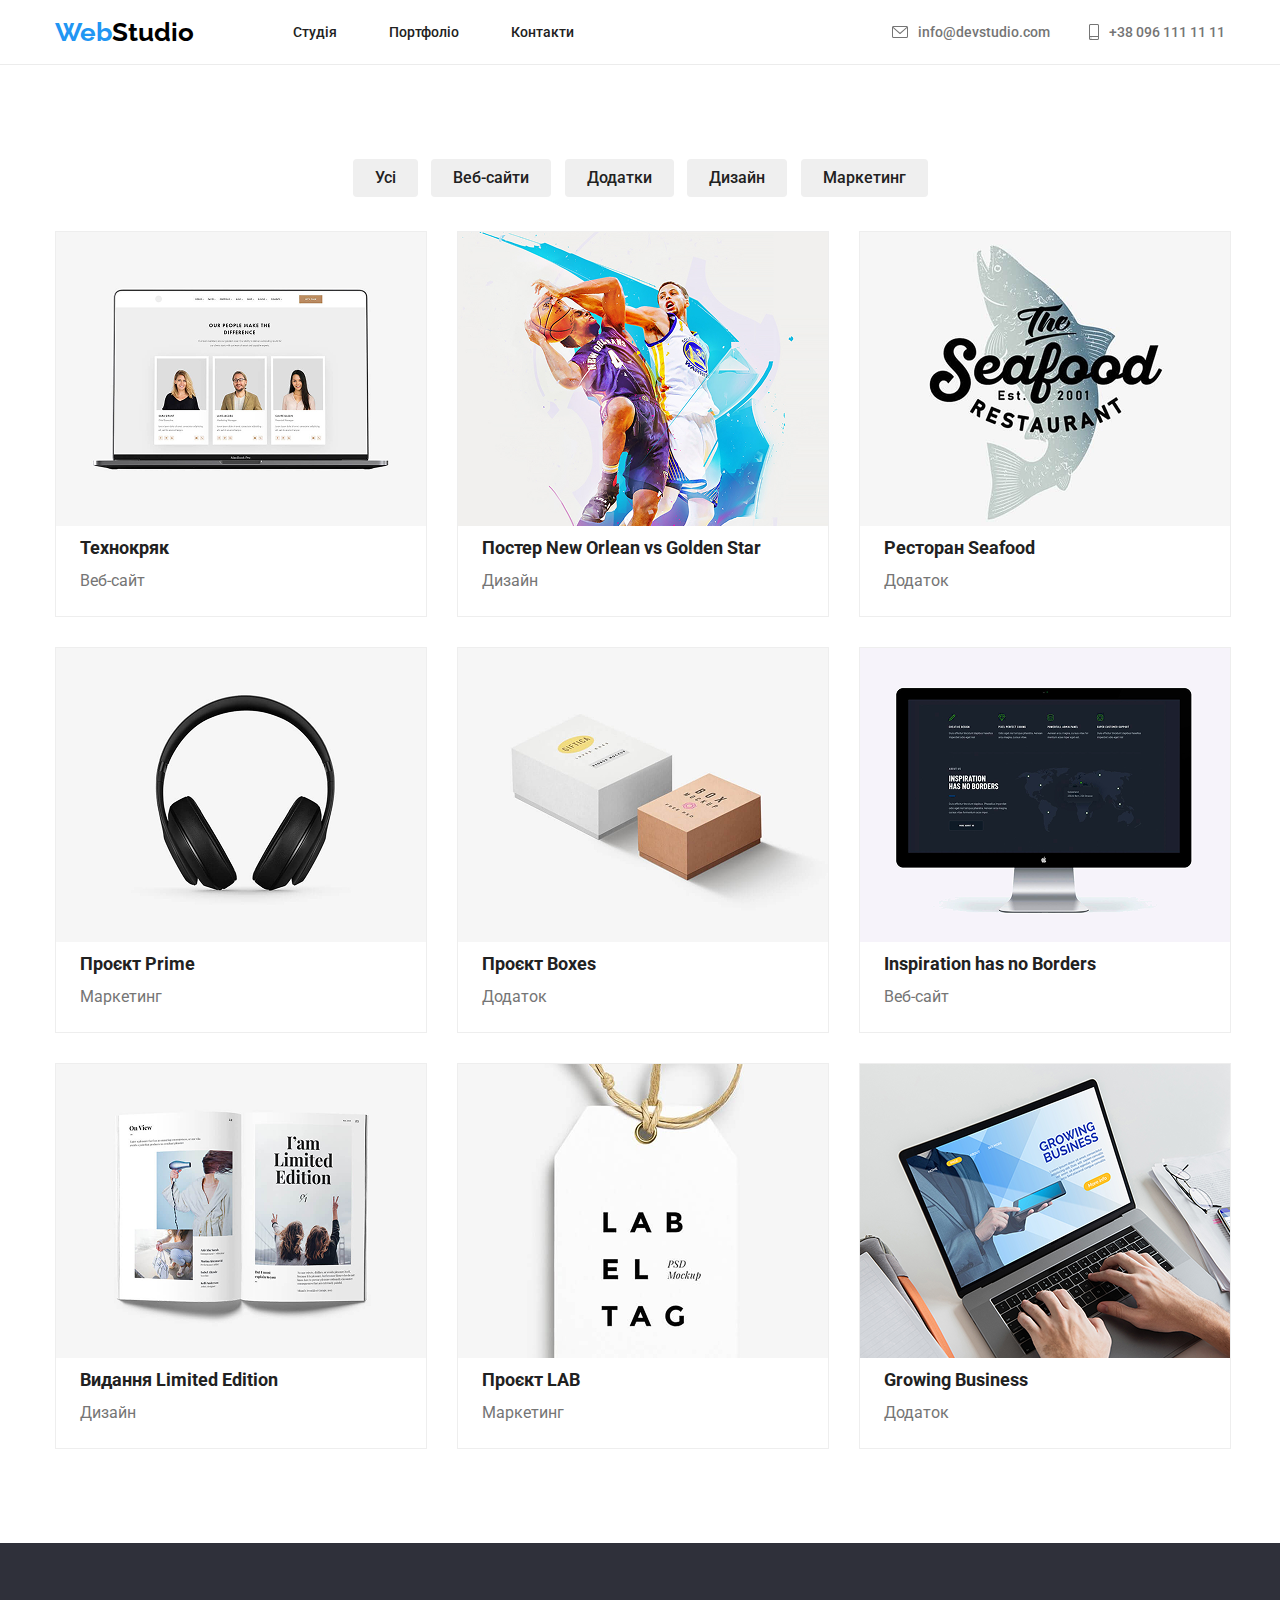
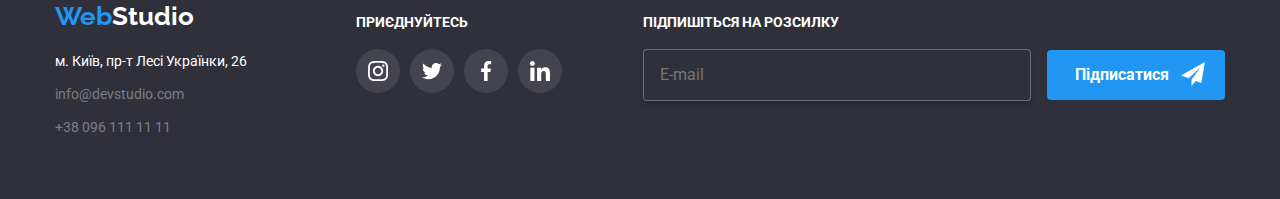
<file: sec.html>
<!DOCTYPE html>
<html lang="en">
<head>
    <meta charset="UTF-8">
    <meta name="viewport" content="width=device-width, initial-scale=1.0">
    <title>WebStudio</title>
    <link rel="stylesheet" href="style.css">
</head>
<body>
    <header class="header">
        <div class="header_container">
            <div class="header_container_navigation">
                <h3 class="header_container_navigation--logo"><span>Web</span>Studio</h3>
                <nav class="header_container_navigation_nav">
                    <a href="index.html">Студія</a>
                    <a href="sec.html">Портфоліо</a>
                    <a href="#">Контакти</a>
                </nav>
            </div>
            <div class="header_container_pn">
                <a class="header_container_pn--link" href="#">
                    <svg class="link--svg" fill="#757575" width="16" height="12" viewBox="0 0 16 12" xmlns="http://www.w3.org/2000/svg">
                        <path d="M14.5 0H1.50001C0.672854 0 0 0.672853 0 1.50001V10.5C0 11.3271 0.672854 12 1.50001 12H14.5C15.3271 12 16 11.3271 16 10.5V1.50001C16 0.672853 15.3271 0 14.5 0ZM14.5 0.999994C14.5679 0.999994 14.6325 1.01409 14.6916 1.0387L8 6.83838L1.30833 1.0387C1.36742 1.01412 1.43204 0.999994 1.49998 0.999994H14.5ZM14.5 11H1.50001C1.22414 11 0.999996 10.7759 0.999996 10.5V2.09521L7.67236 7.87792C7.76661 7.95944 7.8833 7.99999 8 7.99999C8.1167 7.99999 8.23339 7.95948 8.32764 7.87792L15 2.09521V10.5C15 10.7759 14.7759 11 14.5 11Z"/>
                    </svg>
                    info@devstudio.com
                </a>
                <a class="header_container_pn--link" href="#">
                    <svg class="link--svg" fill="#757575" width="10" height="16" viewBox="0 0 10 16" xmlns="http://www.w3.org/2000/svg">
                        <path d="M8.5 0H1.5C0.672848 0 0 0.672848 0 1.5V14.5C0 15.3272 0.672848 16 1.5 16H8.5C9.32715 16 10 15.3272 10 14.5V1.5C10 0.672848 9.32715 0 8.5 0ZM1.5 1H8.5C8.77588 1 9 1.22412 9 1.5V12H1V1.5C1 1.22412 1.22412 1 1.5 1ZM8.5 15H1.5C1.22412 15 1 14.7759 1 14.5V13H9V14.5C9 14.7759 8.77588 15 8.5 15Z"/>
                        <path d="M2.35355 13.7389C2.54882 13.9213 2.54882 14.2169 2.35355 14.3992C2.15828 14.5816 1.84172 14.5816 1.64645 14.3992C1.45118 14.2169 1.45118 13.9213 1.64645 13.7389C1.84172 13.5566 2.15828 13.5566 2.35355 13.7389Z"/>
                    </svg>
                    +38 096 111 11 11
                </a>
            </div>
        </div>
    </header>
    <main>
        <section class="all">
            <div class="all_navigate">
                <button class="all_navigate--btn">Усі</button>
                <button class="all_navigate--btn">Веб-сайти</button>
                <button class="all_navigate--btn">Додатки</button>
                <button class="all_navigate--btn">Дизайн</button>
                <button class="all_navigate--btn">Маркетинг</button>
            </div>
            <div class="all_container">
                <div class="all_container_card">
                    <div class="das">
                        <img class="all_container_card--img" src="imgs/tehn.png" alt="tehnokryak">
                        <div class="all_container_card_overlay">
                            <p class="all_container_card_overlay--txt">
                                Ресурс пропонує комплексні пропозиції з різним рівнем функціоналу та сервісів. 
                                Все це дозволить відвідувачу отримати вичерпні відомості про компанію чи приватну особу.
                            </p>
                        </div>
                    </div>
                    <h5 class="all_container_card--title">Технокряк</h5>
                    <p class="all_container_card--txt">Веб-сайт</p>
                </div>

                <div class="all_container_card">
                    <div class="das">
                        <img class="all_container_card--img" src="imgs/poster.png" alt="tehnokryak">
                        <div class="all_container_card_overlay">
                            <p class="all_container_card_overlay--txt">
                                Ресурс пропонує комплексні пропозиції з різним рівнем функціоналу та сервісів. 
                                Все це дозволить відвідувачу отримати вичерпні відомості про компанію чи приватну особу.
                            </p>
                        </div>
                    </div>
                    <h5 class="all_container_card--title">Постер New Orlean vs Golden Star</h5>
                    <p class="all_container_card--txt">Дизайн</p>
                </div>

                <div class="all_container_card">
                    <div class="das">
                        <img class="all_container_card--img" src="imgs/fish.png" alt="tehnokryak">
                        <div class="all_container_card_overlay">
                            <p class="all_container_card_overlay--txt">
                                Ресурс пропонує комплексні пропозиції з різним рівнем функціоналу та сервісів. 
                                Все це дозволить відвідувачу отримати вичерпні відомості про компанію чи приватну особу.
                            </p>
                        </div>
                    </div>
                    <h5 class="all_container_card--title">Ресторан Seafood</h5>
                    <p class="all_container_card--txt">Додаток</p>
                </div>
                
                <div class="all_container_card">
                    <div class="das">
                        <img class="all_container_card--img" src="imgs/headphones.png" alt="tehnokryak">
                        <div class="all_container_card_overlay">
                            <p class="all_container_card_overlay--txt">
                                Ресурс пропонує комплексні пропозиції з різним рівнем функціоналу та сервісів. 
                                Все це дозволить відвідувачу отримати вичерпні відомості про компанію чи приватну особу.
                            </p>
                        </div>
                    </div>
                    <h5 class="all_container_card--title">Проєкт Prime</h5>
                    <p class="all_container_card--txt">Маркетинг</p>
                </div>
                
                <div class="all_container_card">
                    <div class="das">
                        <img class="all_container_card--img" src="imgs/boxes.png" alt="tehnokryak">
                        <div class="all_container_card_overlay">
                            <p class="all_container_card_overlay--txt">
                                Ресурс пропонує комплексні пропозиції з різним рівнем функціоналу та сервісів. 
                                Все це дозволить відвідувачу отримати вичерпні відомості про компанію чи приватну особу.
                            </p>
                        </div>
                    </div>
                    <h5 class="all_container_card--title">Проєкт Boxes</h5>
                    <p class="all_container_card--txt">Додаток</p>
                </div>
                
                <div class="all_container_card">
                    <div class="das">
                        <img class="all_container_card--img" src="imgs/computer.png" alt="tehnokryak">
                        <div class="all_container_card_overlay">
                            <p class="all_container_card_overlay--txt">
                                Ресурс пропонує комплексні пропозиції з різним рівнем функціоналу та сервісів. 
                                Все це дозволить відвідувачу отримати вичерпні відомості про компанію чи приватну особу.
                            </p>
                        </div>
                    </div>
                    <h5 class="all_container_card--title">Inspiration has no Borders</h5>
                    <p class="all_container_card--txt">Веб-сайт</p>
                </div>
                
                <div class="all_container_card">
                    <div class="das">
                        <img class="all_container_card--img" src="imgs/limit.png" alt="tehnokryak">
                        <div class="all_container_card_overlay">
                            <p class="all_container_card_overlay--txt">
                                Ресурс пропонує комплексні пропозиції з різним рівнем функціоналу та сервісів. 
                                Все це дозволить відвідувачу отримати вичерпні відомості про компанію чи приватну особу.
                            </p>
                        </div>
                    </div>
                    <h5 class="all_container_card--title">Видання Limited Edition</h5>
                    <p class="all_container_card--txt">Дизайн</p>
                </div>
                
                <div class="all_container_card">
                    <div class="das">
                        <img class="all_container_card--img" src="imgs/lab.png" alt="tehnokryak">
                        <div class="all_container_card_overlay">
                            <p class="all_container_card_overlay--txt">
                                Ресурс пропонує комплексні пропозиції з різним рівнем функціоналу та сервісів. 
                                Все це дозволить відвідувачу отримати вичерпні відомості про компанію чи приватну особу.
                            </p>
                        </div>
                    </div>
                    <h5 class="all_container_card--title">Проєкт LAB</h5>
                    <p class="all_container_card--txt">Маркетинг</p>
                </div>
                
                <div class="all_container_card">
                    <div class="das">
                        <img class="all_container_card--img" src="imgs/business.png" alt="tehnokryak">
                        <div class="all_container_card_overlay">
                            <p class="all_container_card_overlay--txt">
                                Ресурс пропонує комплексні пропозиції з різним рівнем функціоналу та сервісів. 
                                Все це дозволить відвідувачу отримати вичерпні відомості про компанію чи приватну особу.
                            </p>
                        </div>
                    </div>
                    <h5 class="all_container_card--title">Growing Business</h5>
                    <p class="all_container_card--txt">Додаток</p>
                </div>
            </div>
        </section>
    </main>

    <footer class="footer">
        <div class="footer_container">
            <div class="footer_container_content">
                <div class="footer_container_content_z">
                    <h4 class="footer_container_content_z--title"><span>Web</span>Studio</h4>
                    <div class="footer_container_content_z_txt">
                        <p class="footer_container_content_z_txt--adr">м. Київ, пр-т Лесі Українки, 26</p>
                        <p class="footer_container_content_z_txt--ema">info@devstudio.com</p>
                        <p class="footer_container_content_z_txt--phn">+38 096 111 11 11</p>
                    </div>
                </div>
                <div class="footer_container_content_x">
                    <h5 class="footer_container_content_x--title">приєднуйтесь</h5>
                    <div class="footer_container_content_x_imgs">
                        <div class="footer_container_content_x_imgs_svg">  
                            <svg width="20" height="20" viewBox="0 0 20 20" fill="#FFFFFF" xmlns="http://www.w3.org/2000/svg">
                                <g clip-path="url(#clip0_11_3147)">
                                <path d="M19.9804 5.88005C19.9336 4.81738 19.7617 4.0868 19.5156 3.45374C19.2616 2.78176 18.8709 2.18014 18.359 1.68002C17.8589 1.1721 17.2533 0.777435 16.5891 0.527447C15.9524 0.281274 15.2256 0.109427 14.163 0.0625732C13.0924 0.0117516 12.7525 0 10.0371 0C7.32173 0 6.98185 0.0117516 5.91521 0.0586052C4.85253 0.105459 4.12195 0.277459 3.48904 0.523479C2.81692 0.777435 2.2153 1.16814 1.71517 1.68002C1.20726 2.18014 0.812743 2.78573 0.562603 3.44992C0.31643 4.0868 0.144583 4.81341 0.0977294 5.87609C0.0469078 6.9467 0.0351562 7.28658 0.0351562 10.002C0.0351562 12.7173 0.0469078 13.0572 0.0937614 14.1239C0.140615 15.1865 0.312615 15.9171 0.558787 16.5502C0.812743 17.2221 1.20726 17.8238 1.71517 18.3239C2.2153 18.8318 2.82088 19.2265 3.48508 19.4765C4.12195 19.7226 4.84856 19.8945 5.91139 19.9413C6.97788 19.9883 7.31791 19.9999 10.0333 19.9999C12.7487 19.9999 13.0885 19.9883 14.1552 19.9413C15.2179 19.8945 15.9484 19.7226 16.5813 19.4765C17.9254 18.9568 18.9881 17.8941 19.5078 16.5502C19.7538 15.9133 19.9258 15.1865 19.9727 14.1239C20.0195 13.0572 20.0313 12.7173 20.0313 10.002C20.0313 7.28658 20.0273 6.9467 19.9804 5.88005ZM18.1794 14.0457C18.1364 15.0225 17.9723 15.5499 17.8356 15.9015C17.4995 16.7728 16.808 17.4643 15.9367 17.8004C15.5851 17.9372 15.0538 18.1012 14.0809 18.1441C13.026 18.1911 12.7096 18.2027 10.0411 18.2027C7.37255 18.2027 7.05221 18.1911 6.00113 18.1441C5.02438 18.1012 4.49693 17.9372 4.1453 17.8004C3.71171 17.6402 3.31704 17.3862 2.9967 17.0541C2.6646 16.7298 2.41065 16.3391 2.2504 15.9055C2.11365 15.5539 1.94959 15.0225 1.90671 14.0497C1.8597 12.9948 1.8481 12.6783 1.8481 10.0097C1.8481 7.34122 1.8597 7.02087 1.90671 5.96995C1.94959 4.99319 2.11365 4.46575 2.2504 4.11412C2.41065 3.68038 2.6646 3.28586 3.00067 2.96536C3.32483 2.63327 3.71553 2.37931 4.14927 2.21921C4.5009 2.08247 5.03231 1.9184 6.0051 1.87537C7.05999 1.82851 7.37652 1.81676 10.0449 1.81676C12.7174 1.81676 13.0337 1.82851 14.0848 1.87537C15.0616 1.9184 15.589 2.08247 15.9407 2.21921C16.3742 2.37931 16.7689 2.63327 17.0893 2.96536C17.4213 3.28967 17.6753 3.68038 17.8356 4.11412C17.9723 4.46575 18.1364 4.99701 18.1794 5.96995C18.2263 7.02484 18.238 7.34122 18.238 10.0097C18.238 12.6783 18.2263 12.9908 18.1794 14.0457Z"/>
                                <path d="M10.0371 4.8642C7.20074 4.8642 4.89941 7.16537 4.89941 10.0019C4.89941 12.8385 7.20074 15.1396 10.0371 15.1396C12.8737 15.1396 15.1749 12.8385 15.1749 10.0019C15.1749 7.16537 12.8737 4.8642 10.0371 4.8642ZM10.0371 13.3346C8.19702 13.3346 6.70442 11.8422 6.70442 10.0019C6.70442 8.16165 8.19702 6.66921 10.0371 6.66921C11.8774 6.66921 13.3698 8.16165 13.3698 10.0019C13.3698 11.8422 11.8774 13.3346 10.0371 13.3346Z"/>
                                <path d="M16.5775 4.6611C16.5775 5.32346 16.0404 5.86052 15.3779 5.86052C14.7155 5.86052 14.1785 5.32346 14.1785 4.6611C14.1785 3.99858 14.7155 3.46167 15.3779 3.46167C16.0404 3.46167 16.5775 3.99858 16.5775 4.6611Z"/>
                                </g>
                                <defs>
                                <clipPath id="clip0_11_3147">
                                <rect width="20" height="20" fill="white"/>
                                </clipPath>
                                </defs>
                            </svg>
                        </div>
                        <div class="footer_container_content_x_imgs_svg">
                            <svg width="20" height="20" viewBox="0 0 20 20" fill="#FFFFFF" xmlns="http://www.w3.org/2000/svg">
                                <g clip-path="url(#clip0_11_3141)">
                                <path d="M20 3.79875C19.2563 4.125 18.4637 4.34125 17.6375 4.44625C18.4875 3.93875 19.1363 3.14125 19.4412 2.18C18.6488 2.6525 17.7738 2.98625 16.8412 3.1725C16.0887 2.37125 15.0162 1.875 13.8462 1.875C11.5763 1.875 9.74875 3.7175 9.74875 5.97625C9.74875 6.30125 9.77625 6.61375 9.84375 6.91125C6.435 6.745 3.41875 5.11125 1.3925 2.6225C1.03875 3.23625 0.83125 3.93875 0.83125 4.695C0.83125 6.115 1.5625 7.37375 2.6525 8.1025C1.99375 8.09 1.3475 7.89875 0.8 7.5975C0.8 7.61 0.8 7.62625 0.8 7.6425C0.8 9.635 2.22125 11.29 4.085 11.6712C3.75125 11.7625 3.3875 11.8062 3.01 11.8062C2.7475 11.8062 2.4825 11.7913 2.23375 11.7362C2.765 13.36 4.2725 14.5538 6.065 14.5925C4.67 15.6838 2.89875 16.3412 0.98125 16.3412C0.645 16.3412 0.3225 16.3263 0 16.285C1.81625 17.4563 3.96875 18.125 6.29 18.125C13.835 18.125 17.96 11.875 17.96 6.4575C17.96 6.27625 17.9538 6.10125 17.945 5.9275C18.7588 5.35 19.4425 4.62875 20 3.79875Z"/>
                                </g>
                                <defs>
                                <clipPath id="clip0_11_3141">
                                <rect width="20" height="20" fill="white"/>
                                </clipPath>
                                </defs>
                            </svg>
                        </div>
                        <div class="footer_container_content_x_imgs_svg">
                            <svg width="20" height="20" viewBox="0 0 20 20" fill="#FFFFFF" xmlns="http://www.w3.org/2000/svg">
                                <g clip-path="url(#clip0_11_3137)">
                                <path d="M13.3309 3.32083H15.1567V0.140833C14.8417 0.0975 13.7584 0 12.4967 0C9.86422 0 8.06088 1.65583 8.06088 4.69917V7.5H5.15588V11.055H8.06088V20H11.6226V11.0558H14.4101L14.8526 7.50083H11.6217V5.05167C11.6226 4.02417 11.8992 3.32083 13.3309 3.32083Z"/>
                                </g>
                                <defs>
                                <clipPath id="clip0_11_3137">
                                <rect width="20" height="20" fill="white"/>
                                </clipPath>
                                </defs>
                            </svg>
                        </div>
                        <div class="footer_container_content_x_imgs_svg">
                            <svg width="20" height="20" viewBox="0 0 20 20" fill="#FFFFFF" xmlns="http://www.w3.org/2000/svg">
                                <g clip-path="url(#clip0_11_3131)">
                                <path d="M19.9951 20V19.9992H20.0001V12.6642C20.0001 9.07587 19.2276 6.31171 15.0326 6.31171C13.0159 6.31171 11.6626 7.41837 11.1101 8.46754H11.0517V6.64671H7.07422V19.9992H11.2159V13.3875C11.2159 11.6467 11.5459 9.96337 13.7017 9.96337C15.8259 9.96337 15.8576 11.95 15.8576 13.4992V20H19.9951Z"/>
                                <path d="M0.329956 6.64746H4.47662V20H0.329956V6.64746Z"/>
                                <path d="M2.40167 0C1.07583 0 0 1.07583 0 2.40167C0 3.7275 1.07583 4.82583 2.40167 4.82583C3.7275 4.82583 4.80333 3.7275 4.80333 2.40167C4.8025 1.07583 3.72667 0 2.40167 0V0Z"/>
                                </g>
                                <defs>
                                <clipPath id="clip0_11_3131">
                                <rect width="20" height="20" fill="white"/>
                                </clipPath>
                                </defs>
                            </svg>
                        </div>
                    </div>
                </div>
            </div>
            <form class="footer_container_form">
                <h5 class="footer_container_form--title">Підпишіться на розсилку</h5>
                <div class="footer_container_form_txt">
                    <input class="footer_container_form_txt--inp" type="email" placeholder="E-mail">
                    <label class="footer_container_form_txt_lbl">
                        <button class="footer_container_form_txt_lbl--btn">
                            Підписатися
                            <span class="qqq">
                                <svg class="footer_container_form_txt_lbl--btn--svg" width="24" height="24" viewBox="0 0 24 24" fill="none" xmlns="http://www.w3.org/2000/svg">
                                    <path d="M24 0L0 13.5L7.66994 16.3407L19.5 5.25002L10.5017 17.3896L10.509 17.3923L10.5 17.3896V24.0001L14.8013 18.982L20.2501 21.0001L24 0Z" fill="white"/>
                                </svg>
                            </span>
                        </button>
                    </label>
                </div>
            </form>
        </div>
    </footer>
</body>
</html>
</file>
<file: style.css>
@import url('https://fonts.googleapis.com/css2?family=Raleway:ital,wght@0,100..900;1,100..900&family=Roboto:ital,wght@0,100..900;1,100..900&display=swap');

*{
    margin: 0;
    padding: 0;
    box-sizing: border-box;
}

.header{
    border-bottom: 1px solid #ECECEC;
}

.header_container{
    max-width: 1170px;
    width: 100%;
    margin: 0 auto; 
    display: flex;
    justify-content: space-between;
}

.header_container_navigation{
    max-width: 519px;
    display: flex;
    width: 100%;
    justify-content: space-between;
    align-items: center;
}

.header_container_navigation--logo{
    font-family: Raleway;
    font-weight: 700;
    font-size: 26px;
    line-height: 100%;
    letter-spacing: 3%;
    cursor: pointer;
}

.header_container_navigation--logo > span{
    color: rgb(33, 150, 243);
}

.header_container_navigation_nav{
    max-width: 281px;
    width: 100%;
    display: flex;
    align-items: center;
    justify-content: space-between;
}

.header_container_navigation_nav > a{
    font-family: Roboto;
    font-weight: 500;
    font-size: 14px;
    line-height: 100%;
    letter-spacing: 2%;
    text-decoration: none;
    color: #212121;
    padding: 25px 0 25px 0;
    position: relative;
    transition: 250ms;
}

.header_container_navigation_nav > a::after {
    content: "";
    position: absolute;
    left: 0;
    bottom: 0;
    border-radius: 10px;
    width: 100%;
    height: 3px;
    background-color: #2196f3;
    transform: scaleX(0);
    transform-origin: center;
    transition: transform 0.3s ease;
  }
  
.header_container_navigation_nav > a:hover::after {
    transform: scaleX(1);
}

.header_container_navigation_nav > a:hover{
    color: #2196F3;
}

.header_container_pn{
    max-width: 333px;
    width: 100%;
    display: flex;
    align-items: center;
    justify-content: space-between;
}

.header_container_pn--link{
    display: flex;
    text-decoration: none;
    color: #757575;
    align-items: center;
    font-family: Roboto;
    font-weight: 500;
    font-size: 14px;
    line-height: 100%;
    letter-spacing: 2%;
    transition: 250ms;
}

.link--svg{
    margin-right: 10px;
}

.header_container_pn--link:hover .link--svg{
    fill: #2196F3;
}

.header_container_pn--link:hover{
    color: #2196F3;
}

.bgclr{
    background-color: #2F303A66;
}

.sol{
    background-image: url(imgs/Img.png);
    background-size: 100%;
    background-repeat: no-repeat;
    background-position: center;
}

.sol_container{
    max-width: 696px;
    width: 100%;
    margin: 0 auto;
    padding: 200px 0;
    display: flex;
    flex-direction: column;
    justify-content: center;
}

.sol_container--title{
    font-family: Roboto;
    font-weight: 900;
    font-size: 44px;
    line-height: 60px;
    letter-spacing: 3.55px;
    text-align: center;
    text-transform: uppercase;
    color: #FFFFFF;
    margin-bottom: 30px;
}

.sol_container--btn{
    font-family: Roboto;
    font-weight: 700;
    font-size: 16px;
    line-height: 30px;
    letter-spacing: 6%;
    text-align: center;
    vertical-align: middle;
    color: #FFFFFF;
    padding: 10px 32px;
    background-color: #2196F3;
    box-shadow: 0px 4px 4px 0px #00000026;
    margin: 0 auto;
    cursor: pointer;
    border: none;
    border-radius: 4px;
}

.spec{
    margin-top: 94px;
    margin-bottom: 94px;
}

.spec_container{
    max-width: 1170px;
    width: 100%;
    margin: 0 auto;
    display: flex;
    justify-content: space-between;
}

.spec_container_card--img{
    padding: 25px 100px 25px 100px;
    margin-bottom: 30px;
    background-color: rgb(245, 244, 250);
}

.spec_container_card--title{
    font-family: Roboto;
    font-weight: 700;
    font-size: 14px;
    line-height: 100%;
    letter-spacing: 3%;
    text-transform: uppercase;
    color: #212121;
    margin-bottom: 10px;
}

.spec_container_card--txt{
    font-family: Roboto;
    font-weight: 400;
    font-size: 14px;
    line-height: 24px;
    letter-spacing: 3%;
    color: #757575;
    max-width: 270px;
}

.wwd{
    margin-bottom: 94px;
}

.wwd_container{
    max-width: 1170px;
    width: 100%;
    margin: 0 auto;
}

.wwd_container--title{
    font-family: Roboto;
    font-weight: 700;
    font-size: 36px;
    line-height: 100%;
    letter-spacing: 3%;
    text-align: center;
    color: #212121;
    margin-bottom: 50px;
}

.wwd_container_cards{
    display: flex;
    justify-content: space-between;
}

.ourTeam{
    background-color: rgb(245, 244, 250);
    margin-bottom: 94px;
}

.ourTeam--title{
    font-family: Roboto;
    font-weight: 700;
    font-size: 36px;
    line-height: 100%;
    letter-spacing: 3%;
    text-align: center;
    color: #212121;
    padding-top: 94px;
    padding-bottom: 50px;
}

.ourTeam_container{
    max-width: 1170px;
    width: 100%;
    margin: 0 auto;
    display: flex;
    justify-content: space-between;
}

.ourTeam_container_card{
    box-shadow: 0px 2px 0px 0px rgb(157, 156, 160);
    border-radius: 4px;
    display: block;
    z-index: 10;
    position: relative;
}

.ourTeam_container_card--img{
    max-width: 270px;
}

.ourTeam_container_card--title{
    font-family: Roboto;
    font-weight: 500;
    font-size: 16px;
    line-height: 100%;
    letter-spacing: 3%;
    text-align: center;
    color: #212121;
    margin: 30px 0 10px;
}

.ourTeam_container_card--txt{
    font-family: Roboto;
    font-weight: 400;
    font-size: 16px;
    line-height: 100%;
    letter-spacing: 3%;
    text-align: center;
    color: #757575;
    margin-bottom: 16px;
}

.ourTeam_container_card_imgs{
    max-width: 206px;
    width: 100%;
    margin: 0 auto;
    display: flex;
    justify-content: space-between;
    margin-bottom: 30px;
}

.ourTeam_container_card_imgs_svg > svg{
    width: 100%;
    height: 100%;
    padding: 10px 12px;
    fill: #AFB1B8;
}

.ourTeam_container_card_imgs_svg{
    border-radius: 50%;
    cursor: pointer;
    transition: 250ms;
}

.ourTeam_container_card_imgs_svg:hover svg{
    fill: #FFFFFF;
}

.ourTeam_container_card_imgs_svg:hover path{
    fill: #FFFFFF;
}

.ourTeam_container_card_imgs_svg:hover{
    background-color: rgb(33, 150, 243);
}

.clients{
    margin-bottom: 94px;
}

.clients--title{
    font-family: Roboto;
    font-weight: 700;
    font-size: 36px;
    line-height: 100%;
    letter-spacing: 3%;
    text-align: center;
    color: #212121;
    padding-top: 94px;
}

.clients_container{
    max-width: 1170px;
    width: 100%;
    margin: 0 auto;
    display: flex;
    justify-content: space-between;
    margin-top: 50px;
}

.clients_container_card{
    border: 1px #AFB1B8 solid;
    border-radius: 4px;
    transition: border 0.5s ease;
    cursor: pointer;
}

.clients_container_card > svg{
    margin: 16px 32px 16px 32px;
}

.clients_container_card:hover{
    border: 1px #2196F3 solid;
    transition: 0.5s ease-in-out;
}

.clients_container_card:hover > svg > path{
    fill: #2196F3;
    transition: 0.5s ease-in-out;
}

.clients_container_card > svg > path {
    transition: fill 0.5s ease;
}

.footer{
    background-color: #2F303A;
}

.footer_container{
    display: flex;
    max-width: 1170px;
    margin: 0 auto;
    width: 100%;
    justify-content: space-between;
}

.footer_container_content{
    max-width: 507px;
    width: 100%;
    display: flex;
    justify-content: space-between;
    padding: 60px 0px;
}

.footer_container_content_z--title{
    font-family: Raleway;
    font-weight: 700;
    font-size: 26px;
    line-height: 100%;
    letter-spacing: 3%;
    color: #FFFFFF;
    margin-bottom: 20px;
}

.footer_container_content_z--title > span{
    color: rgb(33, 150, 243);
}

.footer_container_content_z_txt--adr{
    font-family: Roboto;
    font-weight: 400;
    font-size: 14px;
    line-height: 24px;
    letter-spacing: 3%;
    color: #FFFFFF;
    margin-bottom: 9px;
    text-transform: none;
}

.footer_container_content_z_txt--ema{
    font-family: Roboto;
    font-weight: 400;
    font-size: 14px;
    line-height: 24px;
    letter-spacing: 3%;
    color: rgb(125, 126, 132);
    margin-bottom: 9px;
}

.footer_container_content_z_txt--phn{
    font-family: Roboto;
    font-weight: 400;
    font-size: 14px;
    line-height: 24px;
    letter-spacing: 3%;
    color: rgb(125, 126, 132);
}

.footer_container_content_x{
    max-width: 206px;
    width: 100%;
}

.footer_container_content_x--title{
    font-family: Roboto;
    font-weight: 700;
    font-size: 14px;
    line-height: 100%;
    letter-spacing: 3%;
    text-transform: uppercase;
    color: #FFFFFF;
    padding-top: 12px;
    padding-bottom: 20px;
}

.footer_container_content_x_imgs{
    max-width: 206px;
    width: 100%;
    display: flex;
    justify-content: space-between;
}

.footer_container_content_x_imgs_svg > svg{
    padding: 10px 12px;
    width: 100%;
    height: 100%;
    cursor: pointer;
}

.footer_container_content_x_imgs_svg{
    border-radius: 50%;
    background-color: rgb(67, 68, 77);
    transition: 250ms;
}

.footer_container_content_x_imgs_svg:hover{
    background-color: #2196F3;
}

.footer_container_form--title{
    font-family: Roboto;
    font-weight: 700;
    font-size: 14px;
    line-height: 100%;
    letter-spacing: 3%;
    text-transform: uppercase;
    color: #FFFFFF;
    margin-bottom: 20px;
    margin-top: 72px;
}

.footer_container_form_txt--inp{
    font-family: Roboto;
    font-weight: 400;
    font-size: 16px;
    line-height: 20px;
    letter-spacing: 3%;
    vertical-align: middle;
    color: #FFFFFF99;
    padding: 15px 167px 15px 16px;
    border: 1px solid #FFFFFF4D;
    box-shadow: 0px 4px 4px 0px #00000026;
    border-radius: 4px;
    background-color: #2F303A;
    outline: none;
    margin-right: 12px;
}

.footer_container_form_txt_lbl--btn{
    background-color: #2196F3;
    border: none;
    border-radius: 4px;
    font-family: Roboto;
    font-weight: 700;
    font-size: 16px;
    line-height: 30px;
    letter-spacing: 6%;
    text-align: center;
    vertical-align: middle;
    color: #FFFFFF;
    padding: 10px 56px 10px 28px;
    position: relative;
    cursor: pointer;
}

.qqq{
    position: absolute;
    padding-left: 12px;
    padding-top: 2px;
}

.sup{
    position: relative;
    max-height: 294px;
}

.sup_abs{
    background-color: #2F303ACC;
    position: absolute;
    max-width: 370px;
    height: 70px;
    bottom: 0;
    right: 0;
    left: 0;
    display: flex;
    justify-content: center;
    align-items: center;
}

.sup_abs--title{
    color: #FFFFFF;
    font-family: Roboto;
    font-weight: 700;
    font-size: 14px;
    line-height: 100%;
    letter-spacing: 3%;
    text-align: center;
    text-transform: uppercase;
}

/* ------------------------------    second page    ------------------------------ */


.all{
    margin-top: 94px;
    margin-bottom: 94px;
}

.all_navigate{
    max-width: 575px;
    width: 100%;
    margin: 0 auto;
    display: flex;
    justify-content: space-between;
    margin-bottom: 34px;
}

.all_navigate--btn{
    padding: 6px 22px;
    color: #212121;
    border: none;
    border-radius: 4px;
    font-family: Roboto;
    font-weight: 500;
    font-size: 16px;
    line-height: 26px;
    letter-spacing: 3%;
    text-align: center;
    transition: 0.15s ease-in;
    cursor: pointer;
}

.all_navigate--btn:hover{
    background-color: #2196F3;
    color: #FFFFFF;
}

.all_container_card--title{
    font-family: Roboto;
    font-weight: 700;
    font-size: 18px;
    line-height: 36px;
    letter-spacing: 6%;
    color: #212121;
    margin-left: 24px;
}

.all_container_card--txt{
    font-family: Roboto;
    font-weight: 400;
    font-size: 16px;
    line-height: 30px;
    letter-spacing: 3%;
    color: #757575;
    margin-left: 24px;
    margin-bottom: 20px;
}

.all_container{
    max-width: 1170px;
    width: 100%;
    margin: 0 auto;
    display: grid;
    grid-template-columns: 1fr 1fr 1fr;
    gap: 30px;
}

.all_container_card{
    border: 1px solid #EEEEEE;
}

.das{
    position: relative;
    overflow: hidden;
}

.all_container_card_overlay--txt{
    font-family: Roboto;
    font-weight: 400;
    font-size: 18px;
    line-height: 28px;
    letter-spacing: 3%;
    color: #FFFFFF;
    margin-top: 63px;
    margin-left: 24px;
    max-width: 322px;
}

.all_container_card_overlay{
    position: absolute;
    top: 0;
    left: 0;
    height: 100%;
    width: 100%;
    background-color: #2196F3E5;

    transform: translateY(100%);
    transition: 250ms ease-in-out;
}

.all_container_card:hover .all_container_card_overlay{
    transform: translateY(0);
    z-index: 10;
}

.all_container_card:hover{ 
    box-shadow: 
        0px 4px 6px rgba(0, 0, 0, 0.16),
        0px 4px 4px rgba(0, 0, 0, 0.06),
        0px 1px 1px rgba(0, 0, 0, 0.12);
}
</file>
